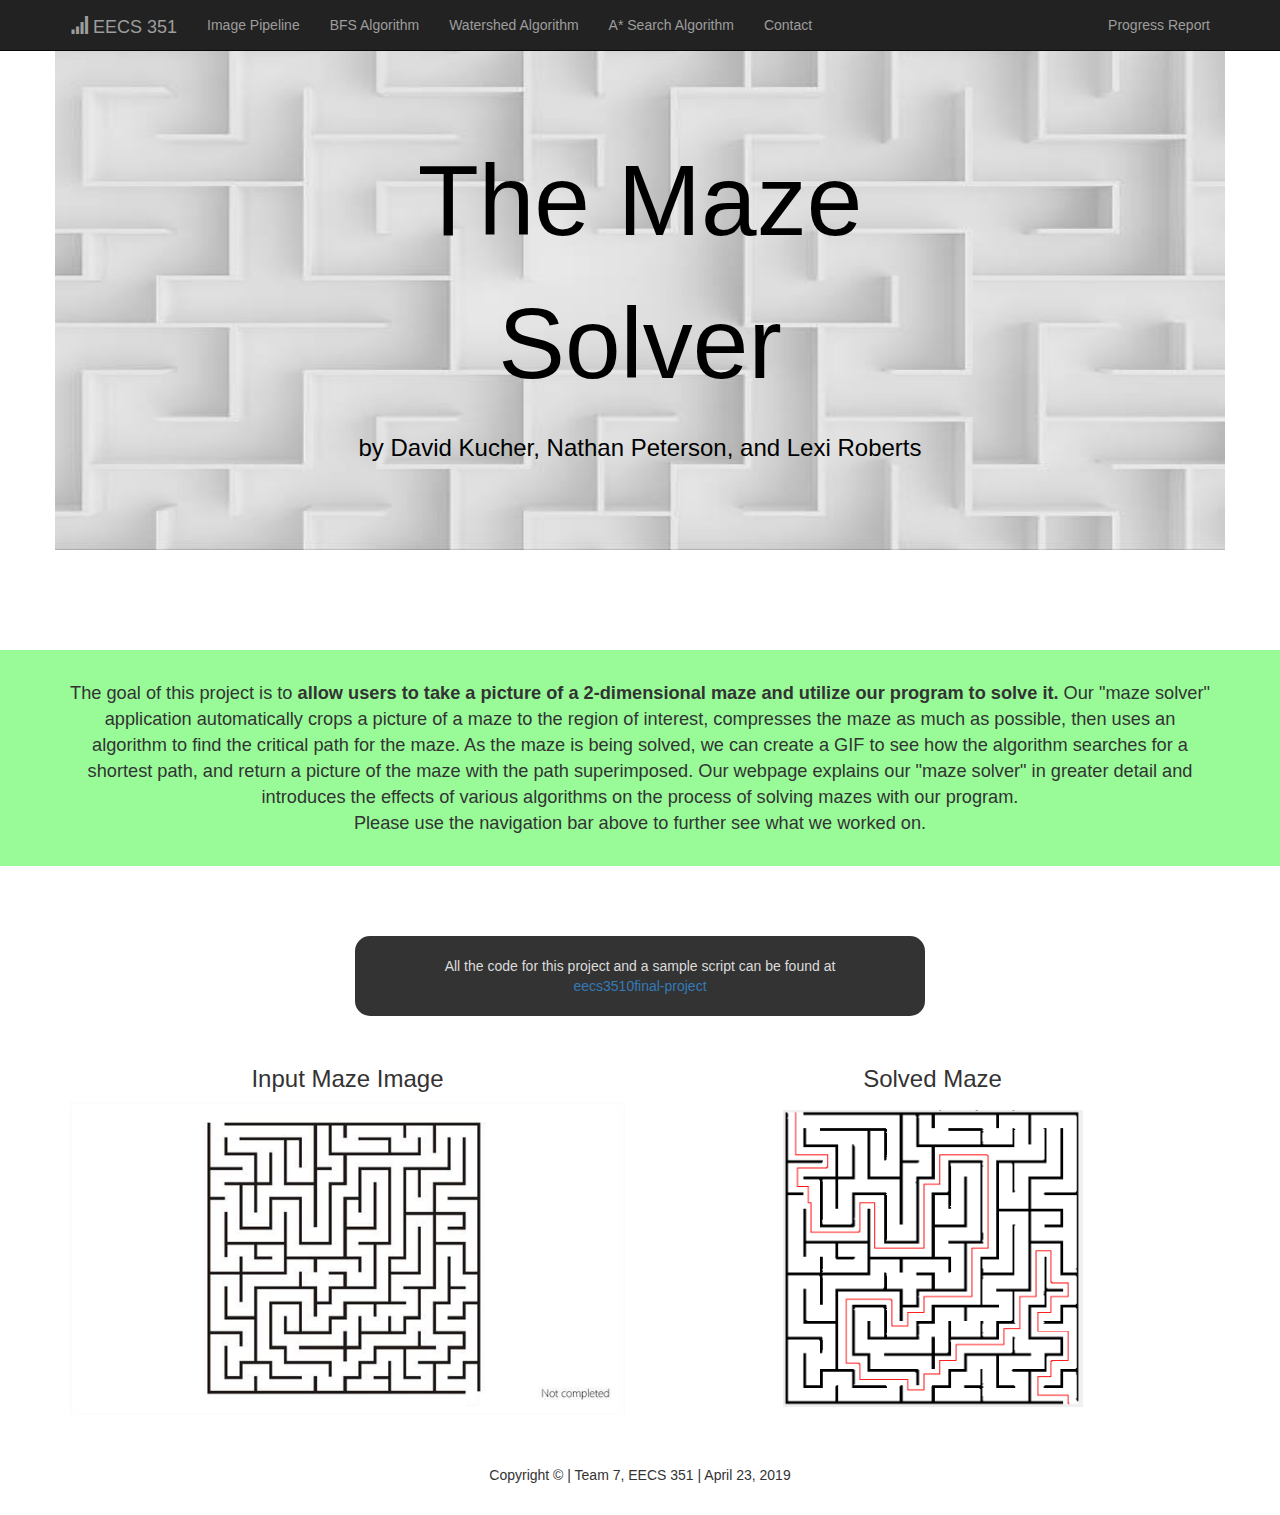
<file: index.html>
<!DOCTYPE html>
<!-- Template by Quackit.com -->
<html lang="en">
<head>
    <meta charset="utf-8">
    <meta http-equiv="X-UA-Compatible" content="IE=edge">
    <meta name="viewport" content="width=device-width, initial-scale=1">
    <!-- The above 3 meta tags *must* come first in the head; any other head content must come *after* these tags -->

    <title>EECS 351 Project</title>

    <!-- Bootstrap Core CSS -->
    <link href="css/bootstrap.min.css" rel="stylesheet">

    <!-- Custom CSS: You can use this stylesheet to override any Bootstrap styles and/or apply your own styles -->
    <link href="css/custom.css" rel="stylesheet">

    <!-- HTML5 Shim and Respond.js IE8 support of HTML5 elements and media queries -->
    <!-- WARNING: Respond.js doesn't work if you view the page via file:// -->
    <!--[if lt IE 9]>
        <script src="https://oss.maxcdn.com/libs/html5shiv/3.7.0/html5shiv.js"></script>
        <script src="https://oss.maxcdn.com/libs/respond.js/1.4.2/respond.min.js"></script>
    <![endif]-->

</head>

<body>

    <!--------------------------------------------------------------- Navigation Bar ---------------------------------------------------------------->
    <nav class="navbar navbar-inverse navbar-fixed-top" role="navigation">
        <div class="container">
            <!-- Logo and responsive toggle -->
            <div class="navbar-header">
                <button type="button" class="navbar-toggle" data-toggle="collapse" data-target="#bs-example-navbar-collapse-1">
                    <span class="sr-only">Toggle navigation</span>
                    <span class="icon-bar"></span>
                    <span class="icon-bar"></span>
                    <span class="icon-bar"></span>
                </button>
            </div>
            <!-- Navbar links -->
            <div class="collapse navbar-collapse" id="bs-example-navbar-collapse-1">
                <ul class="nav navbar-nav">
                    <li class>
                        <a class="navbar-brand" href="index.html">
                            <span class="glyphicon glyphicon-signal"></span> 
                        EECS 351
                        </a>
                    </li>
                    <li class>
                        <a href="image_pipeline.html">Image Pipeline</a>
                    </li>
                    <li class="">
                        <a href="bfs_algorithm.html">BFS Algorithm</a>
                    </li>
                    <li class>
                        <a href="watershed.html">Watershed Algorithm</a>
                    </li>
                    <li class>
                        <a href="a_star.html">A* Search Algorithm</a>
                    </li>
                    <li class>
                        <a href="contact.html">Contact</a>
                    </li>
                </ul>
                <ul class="nav navbar-nav navbar-right">
                    <li class>
                        <a href="progress_report.html">Progress Report</a>
                    </li>

                </ul>
            </div>
            <!-- /.navbar-collapse -->
        </div>
        <!-- /.container -->
    </nav>
    <!---------------------------------------------------------------------------------------------------------------------------------------------->

    
    
    <!--------------------------------------------------------------- Title Heading ---------------------------------------------------------------->
    <div class="container">
        <div class="row centered">
            <!--<div class = "col=lg-12">-->
                <img class="img-responsive title-image" src="pictures/maze_background.jpg" alt="">
                <div class="title-text" style="top:300px;">The Maze Solver
                    <br>
                    <h3>by David Kucher, Nathan Peterson, and Lexi Roberts</h3>
                </div>
            <!--</div>-->
        </div>
        <br>
    </div>
    <!---------------------------------------------------------------------------------------------------------------------------------------------->



    <!-------------------------------------------------------------- Intro Paragraph --------------------------------------------------------------->
    <br>
    <br>
    <br>
    <br>
    <div class="middle-blurb">
        <div class="container">
            <p style="font-size:130%;">The goal of this project is to <b>allow users to take a picture of a 2-dimensional maze and utilize our program to solve it.</b>  Our "maze solver" application automatically crops a picture of a maze to the region of interest, compresses the maze as much as possible, then uses an algorithm to find the critical path for the maze. As the maze is being solved, we can create a GIF to see how the algorithm searches for a shortest path, and return a picture of the maze with the path superimposed. Our webpage explains our "maze solver" in greater detail and introduces the effects of various algorithms on the process of solving mazes with our program. <br>Please use the navigation bar above to further see what we worked on.</p>
        </div>
    </div>
    <br>
    <br>
    
    <div class="container">
        <div class="black-box">
            <p> All the code for this project and a sample script can be found at <br><a href="https://gitlab.eecs.umich.edu/dkucher/eecs351-final-project"> eecs3510final-project </a> </p>
        </div>
    
        <div class="row centered">
            <div class="col-md-6" style="text-align:center">
                <h3> Input Maze Image </h3>
            </div>
            <div class ="col-md-6" style="text-align:center">
                <h3> Solved Maze </h3>
            </div>
        </div>
    
        <div class="row centered">
            <div class="col-md-6">
                <img class="img-responsive center-block" src="pictures/maze3.jpg" alt="Original Maze">
            </div>
            <div class ="col-md-6">
                <img class="img-responsive center-block" src="pictures/bfsLineExpansion.png" alt="" height="300" width="300">
            </div>
        </div>
    </div>
     <!---------------------------------------------------------------------------------------------------------------------------------------------->



    <!------------------------------------------------------------------ Page Footer ------------------------------------------------------------------->
    <footer>
        <div class="copyright">
            <div class="container">
                <br>
                <p>Copyright &copy;  |  Team 7, EECS 351  |  April 23, 2019</p>
            </div>
        </div>
    </footer>
    <!-------------------------------------------------------------------------------------------------------------------------------------------------->

    
    <!-- jQuery -->
    <script src="js/jquery-1.11.3.min.js"></script>

    <!-- Bootstrap Core JavaScript -->
    <script src="js/bootstrap.min.js"></script>

</body>

</html>





<!-- Pagination -->
        <!--<div class="row text-center">
            <div class="col-lg-12">
                <ul class="pagination">
                    <li>
                        <a href="#">&laquo;</a>
                    </li>
                    <li class="active">
                        <a href="#">1</a>
                    </li>
                    <li>
                        <a href="#">2</a>
                    </li>
                    <li>
                        <a href="#">3</a>
                    </li>
                    <li>
                        <a href="#">4</a>
                    </li>
                    <li>
                        <a href="#">5</a>
                    </li>
                    <li>
                        <a href="#">&raquo;</a>
                    </li>
                </ul>
            </div>
        </div>-->
        <!-- /.row -->
    <!-- /.container -->


    <!--<p><a class="btn btn-primary" href="#">More Stuff</a></p>-->

    <!--<img class="img-circle" src="http://lorempixel.com/100/100/people/2" alt="" width="100" height="100">-->

    <!--<p>So far, we have successfully been able to autocrop mazes via edge detection, investigated and started to implement the Breadth First Search (BFS) solving algorithm, and have also investigated and started to implement the Watershed solving algorithm.  Throughout this process so far, we have run into a couple of challenges.  The first challenge is figuring out how to tailor our implementation to work with irregular mazes, such as circular mazes or hand-drawn mazes.  Another challenge is figuring out how to represent mazes in matrix form.  Within the next few weeks, we plan on continuing our research and strengthening our algorithms in order to overcome these hurdles. </p>-->


    <!-- Pictures
        <img class="img-responsive" src="http://lorempixel.com/700/400/nature/2" alt="">
        <img class="img-responsive" src="http://lorempixel.com/700/400/nature/1" alt="">
        <img class="img-responsive" src="http://lorempixel.com/700/400/nature/3" alt="">
        <img class="img-responsive" src="http://lorempixel.com/700/400/nature/4" alt="">
        <img class="img-responsive" src="http://lorempixel.com/700/400/nature/5" alt="">
        <img class="img-responsive" src="http://lorempixel.com/700/400/nature/6" alt="">
    -->
</file>
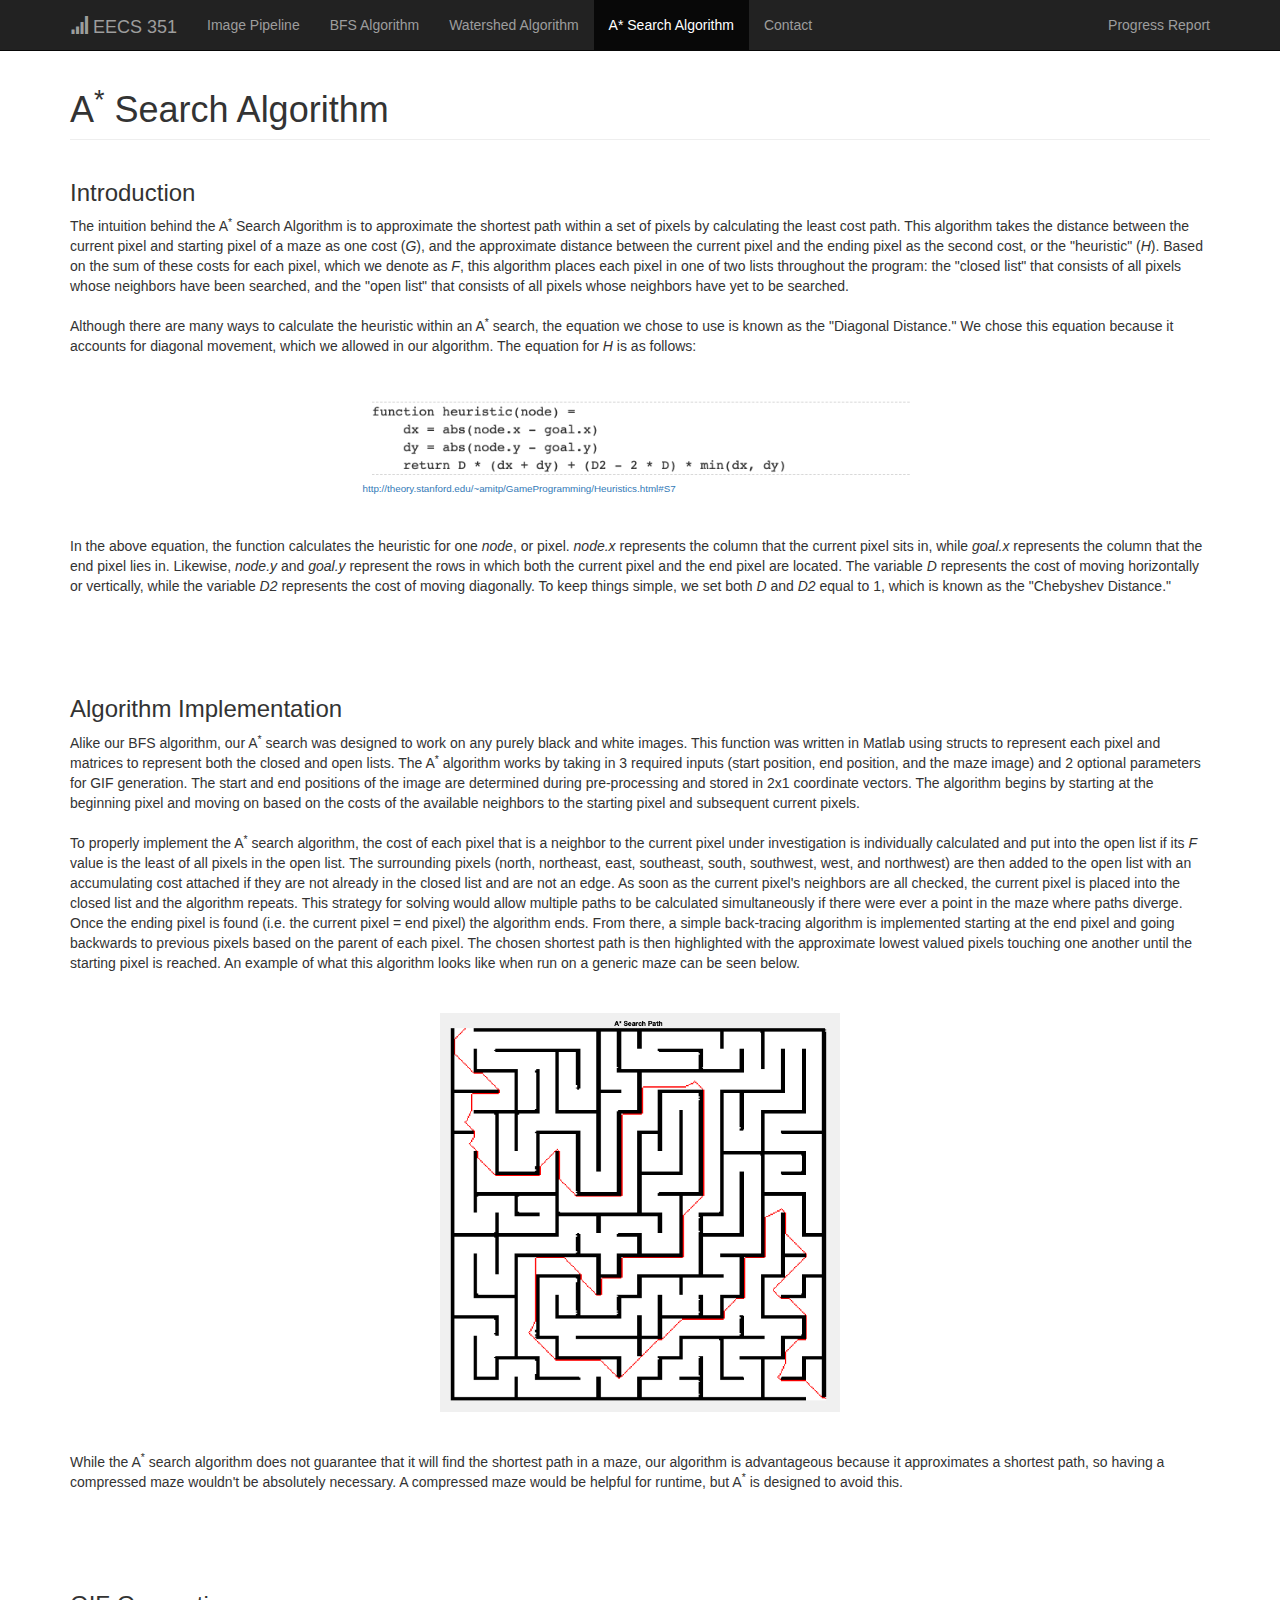
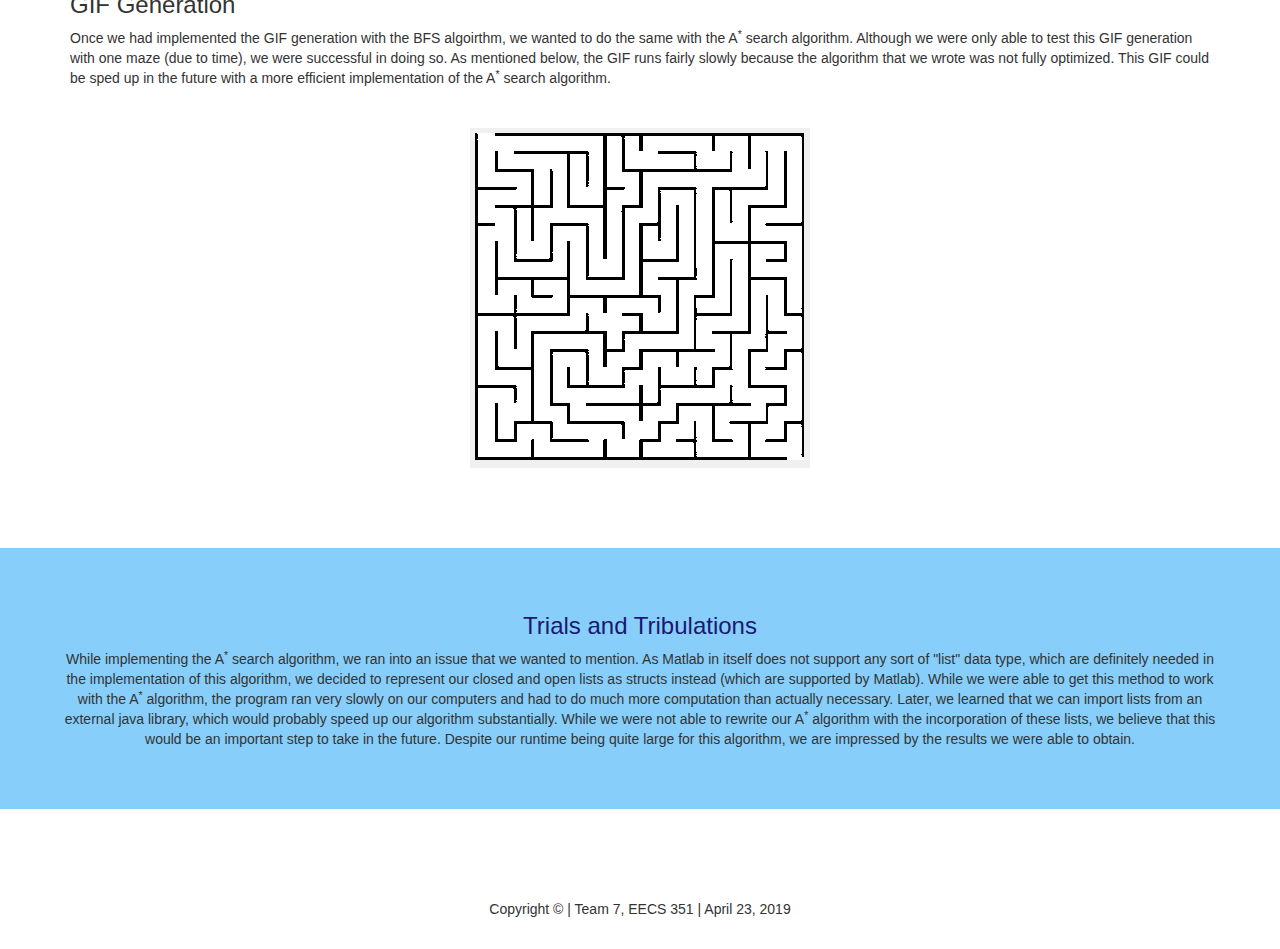
<file: a_star.html>
<!DOCTYPE html>
<!-- Template by Quackit.com -->
<html lang="en">
<head>
    <meta charset="utf-8">
    <meta http-equiv="X-UA-Compatible" content="IE=edge">
    <meta name="viewport" content="width=device-width, initial-scale=1">
    <!-- The above 3 meta tags *must* come first in the head; any other head content must come *after* these tags -->

    <title>EECS 351 Project - A*</title>

    <!-- Bootstrap Core CSS -->
    <link href="css/bootstrap.min.css" rel="stylesheet">

    <!-- Custom CSS: You can use this stylesheet to override any Bootstrap styles and/or apply your own styles -->
    <link href="css/custom.css" rel="stylesheet">

    <!-- HTML5 Shim and Respond.js IE8 support of HTML5 elements and media queries -->
    <!-- WARNING: Respond.js doesn't work if you view the page via file:// -->
    <!--[if lt IE 9]>
        <script src="https://oss.maxcdn.com/libs/html5shiv/3.7.0/html5shiv.js"></script>
        <script src="https://oss.maxcdn.com/libs/respond.js/1.4.2/respond.min.js"></script>
    <![endif]-->

</head>

<body>

    <!--------------------------------------------------------------- Navigation Bar ---------------------------------------------------------------->
    <nav class="navbar navbar-inverse navbar-fixed-top" role="navigation">
        <div class="container">
            <!-- Logo and responsive toggle -->
            <div class="navbar-header">
                <button type="button" class="navbar-toggle" data-toggle="collapse" data-target="#bs-example-navbar-collapse-1">
                    <span class="sr-only">Toggle navigation</span>
                    <span class="icon-bar"></span>
                    <span class="icon-bar"></span>
                    <span class="icon-bar"></span>
                </button>
            </div>
            <!-- Navbar links -->
            <div class="collapse navbar-collapse" id="bs-example-navbar-collapse-1">
                <ul class="nav navbar-nav">
                    <li class>
                        <a class="navbar-brand" href="index.html">
                            <span class="glyphicon glyphicon-signal"></span> 
                        EECS 351
                        </a>
                    </li>
                    <li class>
                        <a href="image_pipeline.html">Image Pipeline</a>
                    </li>
                    <li class>
                        <a href="bfs_algorithm.html">BFS Algorithm</a>
                    </li>
                    <li class>
                        <a href="watershed.html">Watershed Algorithm</a>
                    </li>
                    <li class="active">
                        <a href="a_star.html">A* Search Algorithm</a>
                    </li>
                    <li class>
                        <a href="contact.html">Contact</a>
                    </li>
                </ul>
                <ul class="nav navbar-nav navbar-right">
                    <li class>
                        <a href="progress_report.html">Progress Report</a>
                    </li>

                </ul>
            </div>
            <!-- /.navbar-collapse -->
        </div>
        <!-- /.container -->
    </nav>
    <!---------------------------------------------------------------------------------------------------------------------------------------------->


    <!--------------------------------------------------------------- Title Heading ---------------------------------------------------------------->
    <div class="container">
        <div class="row">
            <div class="col-lg-12">
                <h1 class="page-header">A<sup>*</sup> Search Algorithm</h1>
            </div>
        </div>
    </div>
    <!---------------------------------------------------------------------------------------------------------------------------------------------->


    <!------------------------------------------------------------------ Text Section ------------------------------------------------------------------->
    <div class="container">
        <div class="row">

            <div class ="col-md-6">
                <h3>Introduction</h3>
            </div>
            <div class="col-lg-12">
                <p>The intuition behind the A<sup>*</sup> Search Algorithm is to approximate the shortest path within a set of pixels by calculating the least cost path.  This algorithm takes the distance between the current pixel and starting pixel of a maze as one cost (<i>G</i>), and the approximate distance between the current pixel and the ending pixel as the second cost, or the "heuristic" (<i>H</i>).  Based on the sum of these costs for each pixel, which we denote as <i>F</i>, this algorithm places each pixel in one of two lists throughout the program: the "closed list" that consists of all pixels whose neighbors have been searched, and the "open list" that consists of all pixels whose neighbors have yet to be searched.  
                <br>
                <br>
                Although there are many ways to calculate the heuristic within an A<sup>*</sup> search, the equation we chose to use is known as the "Diagonal Distance." We chose this equation because it accounts for diagonal movement, which we allowed in our algorithm. The equation for <i>H</i> is as follows:
                <br>
                <br>
                <br>

                <div class="row centered">
                    <div class="col-md-3">
                    </div>
                    <div class="col-md-6">
                        <img class="img-responsive center-block" src="pictures/heuristic.png" alt="">
                        <p style="font-size:70%;"> <a href="http://theory.stanford.edu/~amitp/GameProgramming/Heuristics.html#S7">http://theory.stanford.edu/~amitp/GameProgramming/Heuristics.html#S7</a></p>
                    </div>
                    <div class="col-md-3">
                    </div>
                </div>
                <br>
                <br>
                In the above equation, the function calculates the heuristic for one <i>node</i>, or pixel. <i>node.x</i> represents the column that the current pixel sits in, while <i>goal.x</i> represents the column that the end pixel lies in. Likewise, <i>node.y</i> and <i>goal.y</i> represent the rows in which both the current pixel and the end pixel are located. The variable <i>D</i> represents the cost of moving horizontally or vertically, while the variable <i>D2</i> represents the cost of moving diagonally.  To keep things simple, we set both <i>D</i> and <i>D2</i> equal to 1, which is known as the "Chebyshev Distance."</p>
            </div>


            <div class ="col-md-6">
                <br>
                <br>
                <br>
                <br>
                <h3>Algorithm Implementation</h3>
            </div>
            <div class="col-lg-12">
                <p>Alike our BFS algorithm, our A<sup>*</sup> search was designed to work on any purely black and white images. This function was written in Matlab using structs to represent each pixel and matrices to represent both the closed and open lists. The A<sup>*</sup> algorithm works by taking in 3 required inputs (start position, end position, and the maze image) and 2 optional parameters for GIF generation. The start and end positions of the image are determined during pre-processing and stored in 2x1 coordinate vectors. The algorithm begins by starting at the beginning pixel and moving on based on the costs of the available neighbors to the starting pixel and subsequent current pixels.
                <br>
                <br>
                To properly implement the A<sup>*</sup> search algorithm, the cost of each pixel that is a neighbor to the current pixel under investigation is individually calculated and put into the open list if its <i>F</i> value is the least of all pixels in the open list.  The surrounding pixels (north, northeast, east, southeast, south, southwest, west, and northwest) are then added to the open list with an accumulating cost attached if they are not already in the closed list and are not an edge. As soon as the current pixel's neighbors are all checked, the current pixel is placed into the closed list and the algorithm repeats.  This strategy for solving would allow multiple paths to be calculated simultaneously if there were ever a point in the maze where paths diverge. Once the ending pixel is found (i.e. the current pixel = end pixel) the algorithm ends. From there, a simple back-tracing algorithm is implemented starting at the end pixel and going backwards to previous pixels based on the parent of each pixel. The chosen shortest path is then highlighted with the approximate lowest valued pixels touching one another until the starting pixel is reached. An example of what this algorithm looks like when run on a generic maze can be seen below. 
                <br>
                <br>
                <br>
                </p>

                <div class="row centered">
                    <div class="col-md-3">
                    </div>
                    <div class="col-md-6">
                        <img class="img-responsive center-block" src="pictures/aStarPath.png" alt="" height="400" width="400">
                            </div>
                    <div class="col-md-3">
                    </div>
                </div>

                <br>
                <br>
                <p>While the A<sup>*</sup> search algorithm does not guarantee that it will find the shortest path in a maze, our algorithm is advantageous because it approximates a shortest path, so having a compressed maze wouldn't be absolutely necessary. A compressed maze would be helpful for runtime, but A<sup>*</sup> is designed to avoid this.</p>
            </div>

            <div class ="col-md-6">
                <br>
                <br>
                <br>
                <br>
                <h3>GIF Generation</h3>
            </div>
            <div class="col-lg-12">
                <p> 
                Once we had implemented the GIF generation with the BFS algoirthm, we wanted to do the same with the A<sup>*</sup> search algorithm.  Although we were only able to test this GIF generation with one maze (due to time), we were successful in doing so. As mentioned below, the GIF runs fairly slowly because the algorithm that we wrote was not fully optimized.  This GIF could be sped up in the future with a more efficient implementation of the A<sup>*</sup> search algorithm.
                <br>
                <br>
                <br>
                </p>

                <div class="row centered">
                    <div class="col-md-3">
                    </div>
                    <div class="col-md-6">
                        <img class="img-responsive center-block" src="pictures/a_star.gif" alt="">
                            </div>
                    <div class="col-md-3">
                    </div>
                </div>
                <br>
                <br>
                <br>
                <br>
            </div>
        </div>
    </div>
    <!-------------------------------------------------------------------------------------------------------------------------------------------------->
    
    
    
    <!------------------------------------------------------------------ Page Footer ------------------------------------------------------------------->
    <footer>
        <div class="footer-blurb">
            <div class="container">
                <div class="row">
                    <div class="col-lg-12 footer-blurb-item">
                        <h3>Trials and Tribulations</h3>
                        <p>While implementing the A<sup>*</sup> search algorithm, we ran into an issue that we wanted to mention.  As Matlab in itself does not support any sort of "list" data type, which are definitely needed in the implementation of this algorithm, we decided to represent our closed and open lists as structs instead (which are supported by Matlab).  While we were able to get this method to work with the A<sup>*</sup> algorithm, the program ran very slowly on our computers and had to do much more computation than actually necessary. Later, we learned that we can import lists from an external java library, which would probably speed up our algorithm substantially. While we were not able to rewrite our A<sup>*</sup> algorithm with the incorporation of these lists, we believe that this would be an important step to take in the future. Despite our runtime being quite large for this algorithm, we are impressed by the results we were able to obtain.</p>
                    </div>
                </div>
            </div>
        </div>

        <div class="copyright">
            <div class="container">
                <br>
                <br>
                <br>
                <p>Copyright &copy;  |  Team 7, EECS 351  |  April 23, 2019</p>
            </div>
        </div>
    </footer>
    <!-------------------------------------------------------------------------------------------------------------------------------------------------->

    
    <!-- jQuery -->
    <script src="js/jquery-1.11.3.min.js"></script>

    <!-- Bootstrap Core JavaScript -->
    <script src="js/bootstrap.min.js"></script>

</body>

</html>
</file>
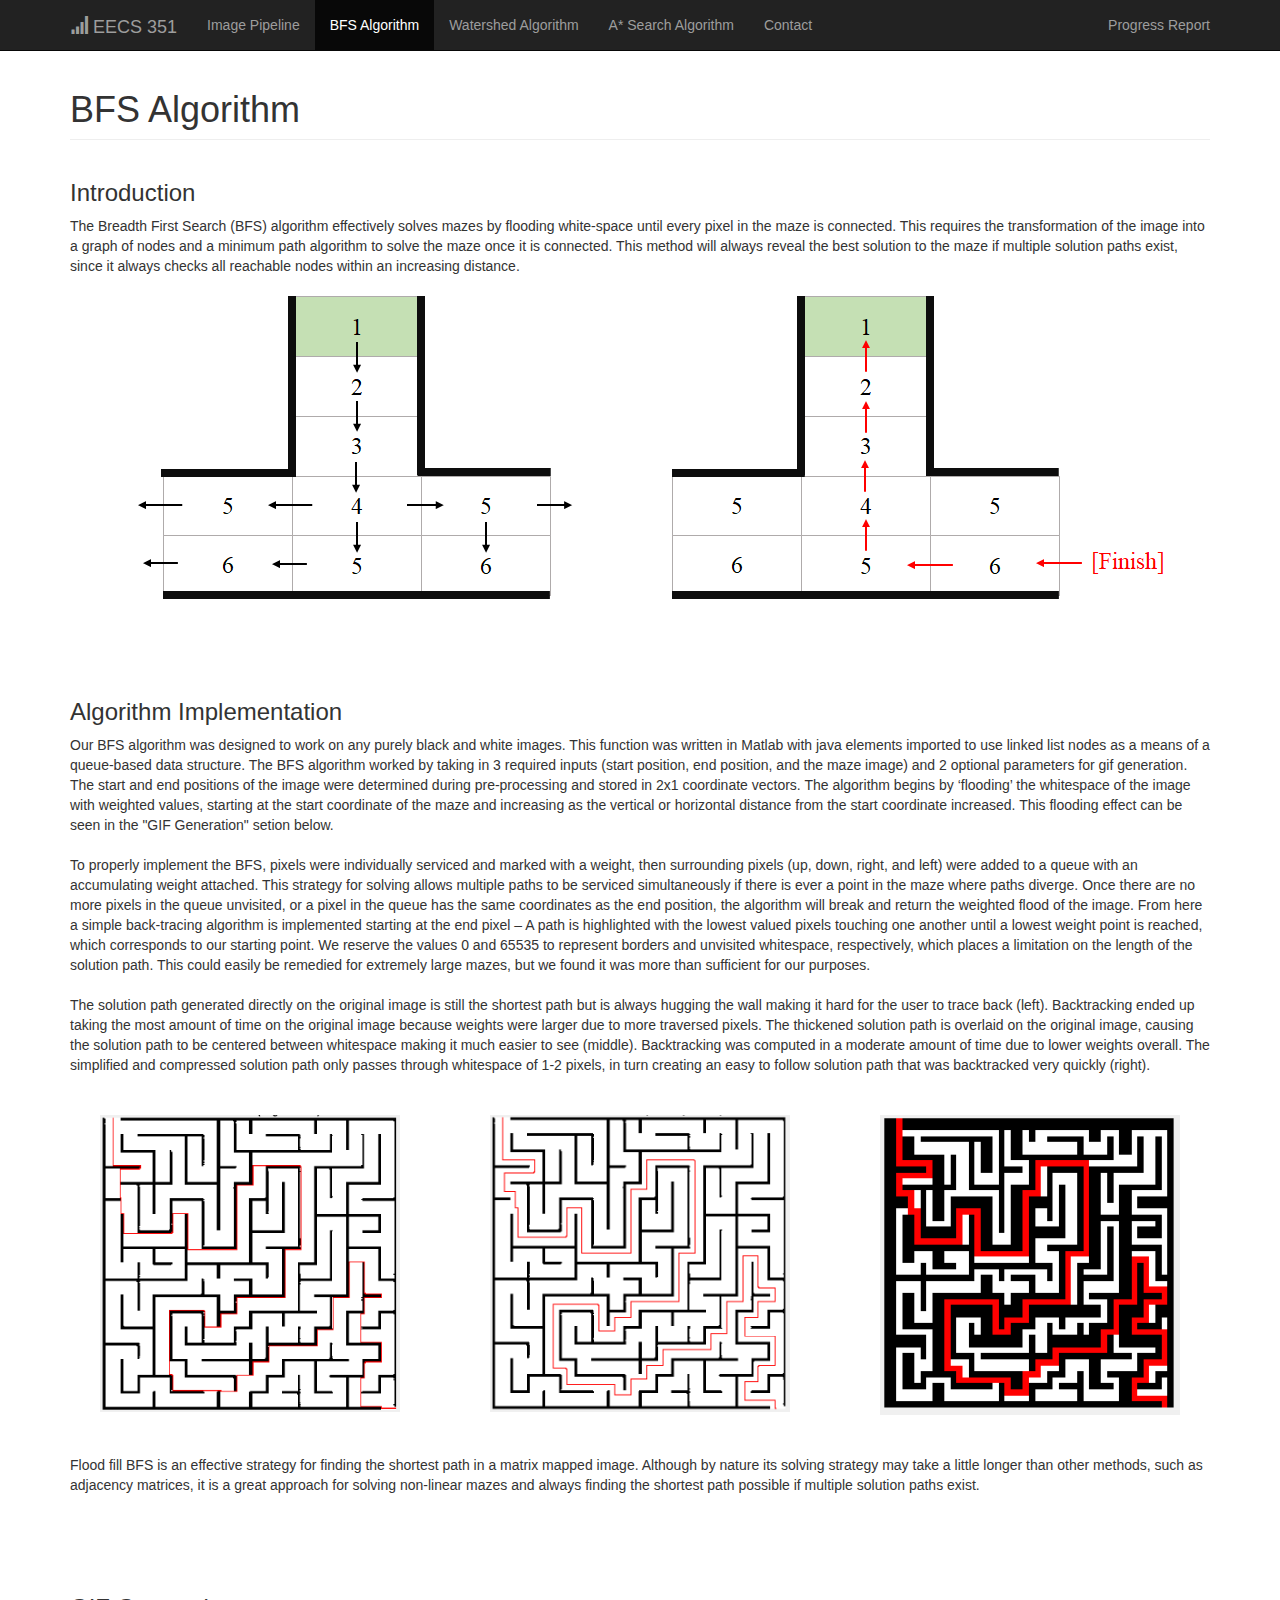
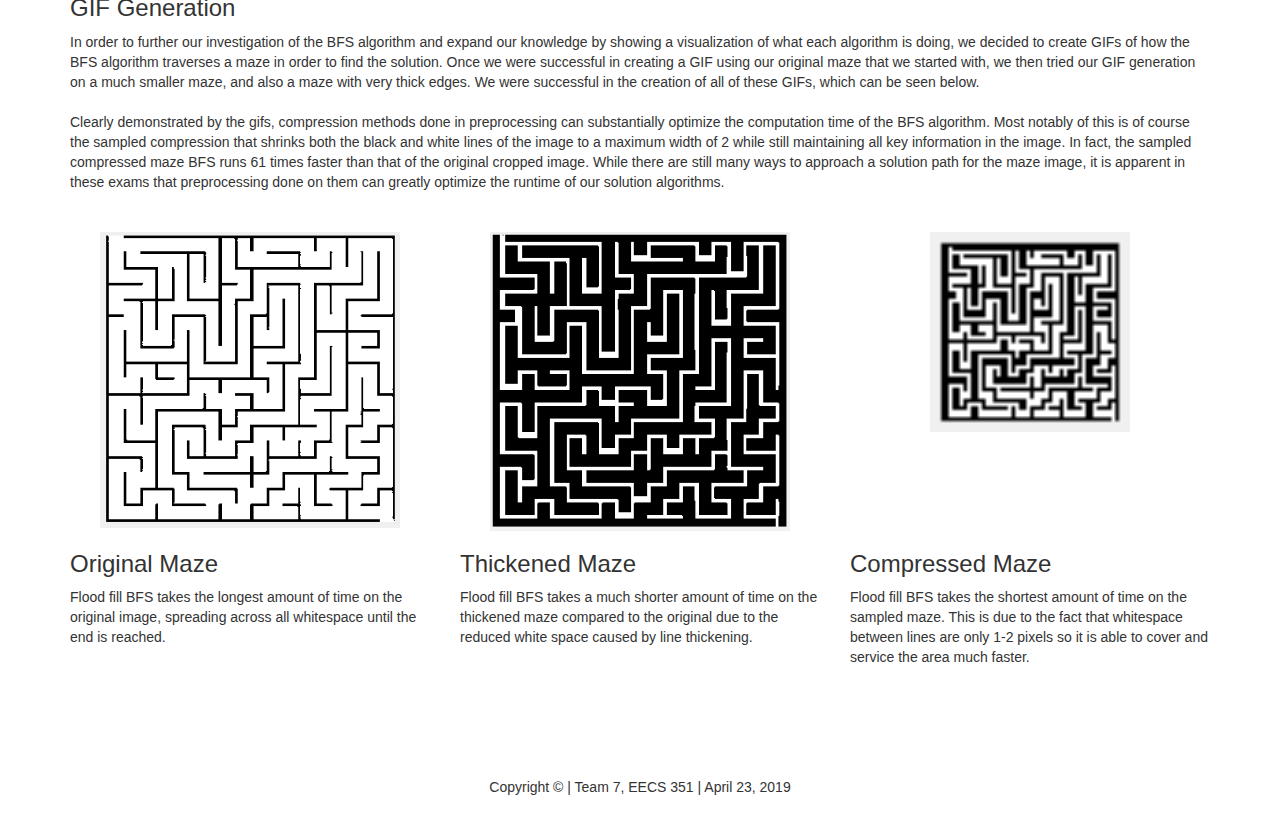
<file: bfs_algorithm.html>
<!DOCTYPE html>
<!-- Template by Quackit.com -->
<html lang="en">
<head>
    <meta charset="utf-8">
    <meta http-equiv="X-UA-Compatible" content="IE=edge">
    <meta name="viewport" content="width=device-width, initial-scale=1">
    <!-- The above 3 meta tags *must* come first in the head; any other head content must come *after* these tags -->

    <title>EECS 351 Project - BFS</title>

    <!-- Bootstrap Core CSS -->
    <link href="css/bootstrap.min.css" rel="stylesheet">

    <!-- Custom CSS: You can use this stylesheet to override any Bootstrap styles and/or apply your own styles -->
    <link href="css/custom.css" rel="stylesheet">

    <!-- HTML5 Shim and Respond.js IE8 support of HTML5 elements and media queries -->
    <!-- WARNING: Respond.js doesn't work if you view the page via file:// -->
    <!--[if lt IE 9]>
        <script src="https://oss.maxcdn.com/libs/html5shiv/3.7.0/html5shiv.js"></script>
        <script src="https://oss.maxcdn.com/libs/respond.js/1.4.2/respond.min.js"></script>
    <![endif]-->

</head>

<body>

    <!--------------------------------------------------------------- Navigation Bar ---------------------------------------------------------------->
    <nav class="navbar navbar-inverse navbar-fixed-top" role="navigation">
        <div class="container">
            <!-- Logo and responsive toggle -->
            <div class="navbar-header">
                <button type="button" class="navbar-toggle" data-toggle="collapse" data-target="#bs-example-navbar-collapse-1">
                    <span class="sr-only">Toggle navigation</span>
                    <span class="icon-bar"></span>
                    <span class="icon-bar"></span>
                    <span class="icon-bar"></span>
                </button>
            </div>
            <!-- Navbar links -->
            <div class="collapse navbar-collapse" id="bs-example-navbar-collapse-1">
                <ul class="nav navbar-nav">
                    <li class>
                        <a class="navbar-brand" href="index.html">
                            <span class="glyphicon glyphicon-signal"></span> 
                        EECS 351
                        </a>
                    </li>
                    <li class>
                        <a href="image_pipeline.html">Image Pipeline</a>
                    </li>
                    <li class="active">
                        <a href="bfs_algorithm.html">BFS Algorithm</a>
                    </li>
                    <li class>
                        <a href="watershed.html">Watershed Algorithm</a>
                    </li>
                    <li class>
                        <a href="a_star.html">A* Search Algorithm</a>
                    </li>
                    <li class>
                        <a href="contact.html">Contact</a>
                    </li>
                </ul>
                <ul class="nav navbar-nav navbar-right">
                    <li class>
                        <a href="progress_report.html">Progress Report</a>
                    </li>

                </ul>
            </div>
            <!-- /.navbar-collapse -->
        </div>
        <!-- /.container -->
    </nav>
    <!---------------------------------------------------------------------------------------------------------------------------------------------->



    
    <!--------------------------------------------------------------- Title Heading ---------------------------------------------------------------->
    <div class="container">
        <div class="row">
            <div class="col-lg-12">
                <h1 class="page-header">BFS Algorithm</h1>
            </div>
        </div>
    </div>
    <!---------------------------------------------------------------------------------------------------------------------------------------------->



    <!------------------------------------------------------------------ Text Section ------------------------------------------------------------------->
    <div class="container">
        <div class="row">

            <div class ="col-md-6">
                <h3>Introduction</h3>
            </div>
            <div class="col-lg-12">
                <p>The Breadth First Search (BFS) algorithm effectively solves mazes by flooding white-space until every pixel in the maze is connected. This requires the transformation of the image into a graph of nodes and a minimum path algorithm to solve the maze once it is connected. This method will always reveal the best solution to the maze if multiple solution paths exist, since it always checks all reachable nodes within an increasing distance.
                </p>
                <br>
                <div class="col-md-6">
                    <img class="img-responsive center-block" src="pictures/bfs1.png" alt="BFS 1">
                </div>
                <div class="col-md-6">
                    <img class="img-responsive center-block" src="pictures/bfs2.png" alt="BFS 2">
                </div>  
            </div>


            <div class ="col-md-6">
                <br>
                <br>
                <br>
                <br>
                <h3>Algorithm Implementation</h3>
            </div>
            <div class="col-lg-12">
                <p>Our BFS algorithm was designed to work on any purely black and white images. This function was written in Matlab with java elements imported to use linked list nodes as a means of a queue-based data structure. The BFS algorithm worked by taking in 3 required inputs (start position, end position, and the maze image) and 2 optional parameters for gif generation. The start and end positions of the image were determined during pre-processing and stored in 2x1 coordinate vectors. The algorithm begins by ‘flooding’ the whitespace of the image with weighted values, starting at the start coordinate of the maze and increasing as the vertical or horizontal distance from the start coordinate increased. This flooding effect can be seen in the "GIF Generation" setion below.
                <br>
                <br>
                To properly implement the BFS, pixels were individually serviced and marked with a weight, then surrounding pixels (up, down, right, and left) were added to a queue with an accumulating weight attached. This strategy for solving allows multiple paths to be serviced simultaneously if there is ever a point in the maze where paths diverge. Once there are no more pixels in the queue unvisited, or a pixel in the queue has the same coordinates as the end position, the algorithm will break and return the weighted flood of the image. From here a simple back-tracing algorithm is implemented starting at the end pixel – A path is highlighted with the lowest valued pixels touching one another until a lowest weight point is reached, which corresponds to our starting point. We reserve the values 0 and 65535 to represent borders and unvisited whitespace, respectively, which places a limitation on the length of the solution path. This could easily be remedied for extremely large mazes, but we found it was more than sufficient for our purposes.
                <br>
                <br>
                The solution path generated directly on the original image is still the shortest path but is always hugging the wall making it hard for the user to trace back (left). Backtracking ended up taking the most amount of time on the original image because weights were larger due to more traversed pixels. The thickened solution path is overlaid on the original image, causing the solution path to be centered between whitespace making it much easier to see (middle). Backtracking was computed in a moderate amount of time due to lower weights overall. The simplified and compressed solution path only passes through whitespace of 1-2 pixels, in turn creating an easy to follow solution path that was backtracked very quickly (right).
                <br>
                <br>
                <br>
                </p>

                <div class="row">
                    <div class ="col-md-4">
                        <img class="img-responsive center-block" src="pictures/bfsPath1.png" alt="" height="300" width="300">
                    </div>
                    <div class ="col-md-4">
                        <img class="img-responsive center-block" src="pictures/bfsLineExpansion.png" alt="" height="300" width="300">
                    </div>
                    <div class ="col-md-4">
                        <img class="img-responsive center-block" src="pictures/bfsShortestPath.png" alt="" height="300" width="300">
                    </div>
                </div>

                <br>
                <br>
                <p>Flood fill BFS is an effective strategy for finding the shortest path in a matrix mapped image. Although by nature its solving strategy may take a little longer than other methods, such as adjacency matrices, it is a great approach for solving non-linear mazes and always finding the shortest path possible if multiple solution paths exist.</p>
            </div>


            <div class ="col-md-6">
                <br>
                <br>
                <br>
                <br>
                <h3>GIF Generation</h3>
            </div>
            <div class="col-lg-12">
                <p> 
                In order to further our investigation of the BFS algorithm and expand our knowledge by showing a visualization of what each algorithm is doing, we decided to create GIFs of how the BFS algorithm traverses a maze in order to find the solution. Once we were successful in creating a GIF using our original maze that we started with, we then tried our GIF generation on a much smaller maze, and also a maze with very thick edges.  We were successful in the creation of all of these GIFs, which can be seen below.
                <br>
                <br>
                Clearly demonstrated by the gifs, compression methods done in preprocessing can substantially optimize the computation time of the BFS algorithm. Most notably of this is of course the sampled compression that shrinks both the black and white lines of the image to a maximum width of 2 while still maintaining all key information in the image. In fact, the sampled compressed maze BFS runs 61 times faster than that of the original cropped image. While there are still many ways to approach a solution path for the maze image, it is apparent in these exams that preprocessing done on them can greatly optimize the runtime of our solution algorithms.
                <br>
                <br>
                <br>
                </p>

                <div class="row">
                    <div class ="col-md-4">
                        <img class="img-responsive center-block" src="pictures/original.gif" alt="" height="300" width="300">
                    </div>
                    <div class ="col-md-4">
                        <img class="img-responsive center-block" src="pictures/thick.gif" alt="" height="300" width="300">
                    </div>
                    <div class ="col-md-4">
                            <img class="img-responsive center-block" src="pictures/smallMaze.gif" alt="" height="200" width="200">
                    </div>
                </div>

                <div class="row">
                    <div class ="col-md-4">
                        <h3>Original Maze</h3>
                        <p>Flood fill BFS takes the longest amount of time on the original image, spreading across all whitespace until the end is reached.</p>
                    </div>
                    <div class ="col-md-4">
                        <h3>Thickened Maze</h3>
                        <p>Flood fill BFS takes a much shorter amount of time on the thickened maze compared to the original due to the reduced white space caused by line thickening.</p>
                    </div>
                    <div class ="col-md-4">
                        <h3>Compressed Maze</h3>
                        <p>Flood fill BFS takes the shortest amount of time on the sampled maze. This is due to the fact that whitespace between lines are only 1-2 pixels so it is able to cover and service the area much faster.</p>
                    </div>
                </div>
            </div>
        </div>
    </div>
    <!-------------------------------------------------------------------------------------------------------------------------------------------------->
    
    
    
    <!------------------------------------------------------------------ Page Footer ------------------------------------------------------------------->
    
    <footer>
        <div class="copyright">
            <div class="container">
                <br>
                <br>
                <br>
                <br>
                <p>Copyright &copy;  |  Team 7, EECS 351  |  April 23, 2019</p>
            </div>
        </div>
    </footer>
    <!-------------------------------------------------------------------------------------------------------------------------------------------------->

    
    <!-- jQuery -->
    <script src="js/jquery-1.11.3.min.js"></script>

    <!-- Bootstrap Core JavaScript -->
    <script src="js/bootstrap.min.js"></script>

</body>

</html>
</file>
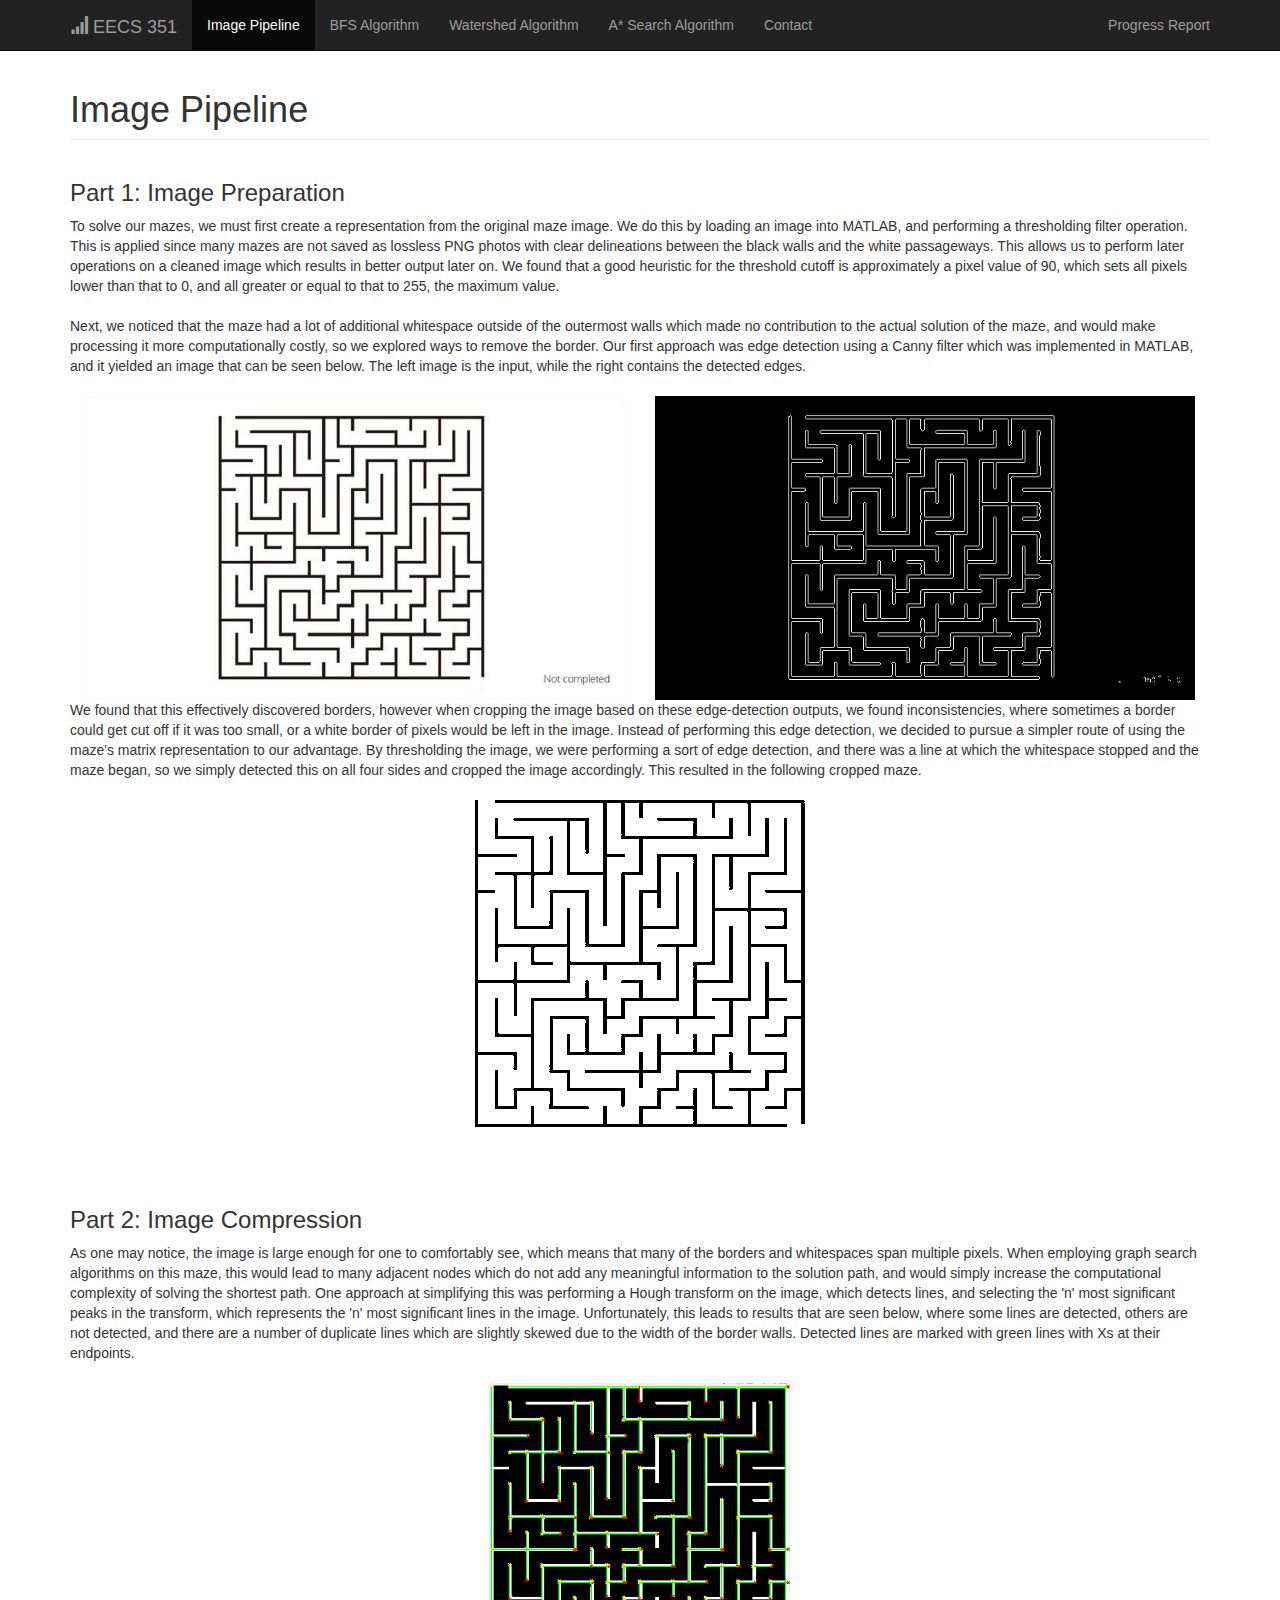
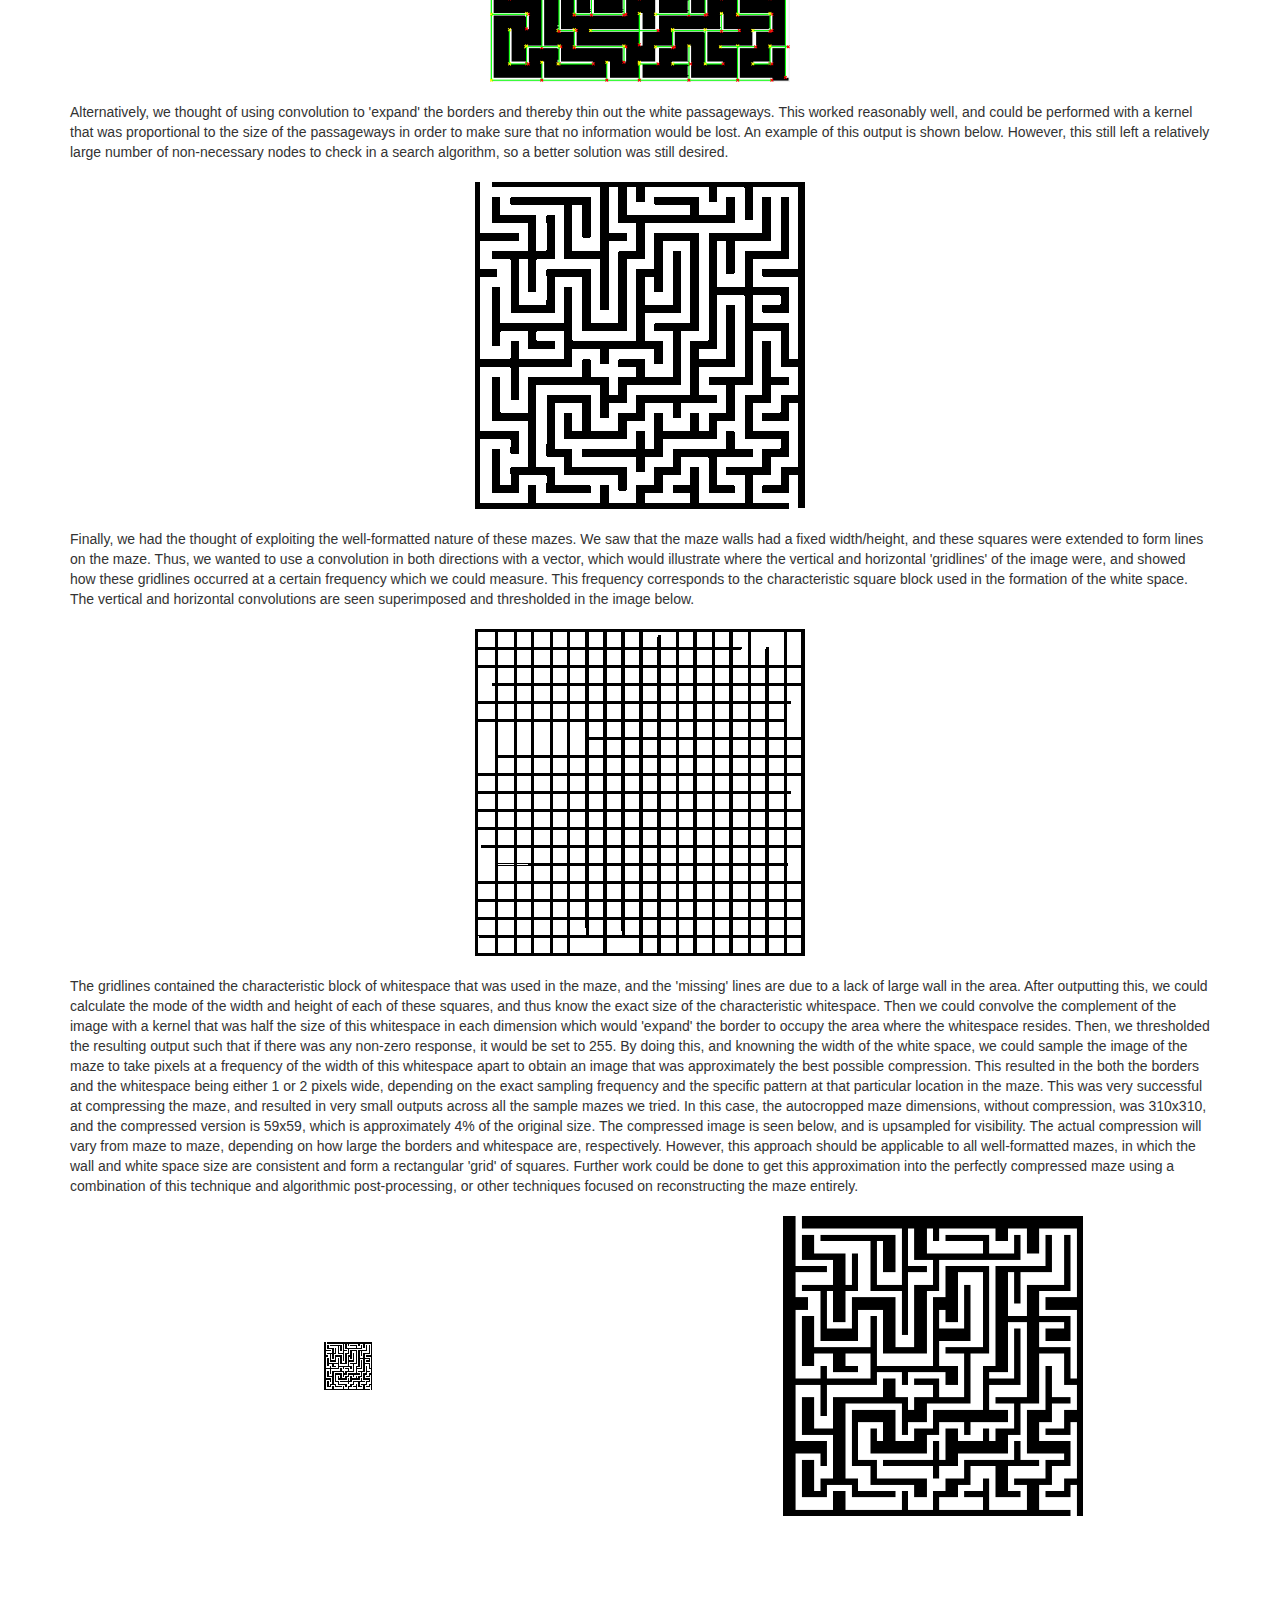
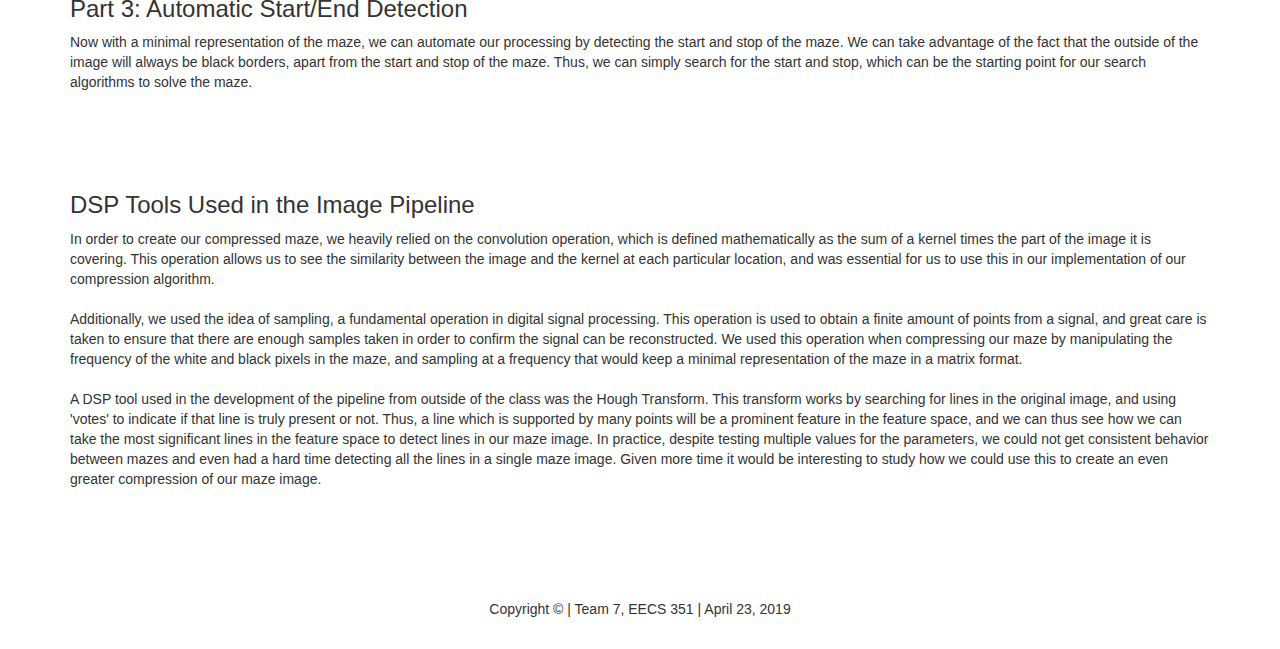
<file: image_pipeline.html>
<!DOCTYPE html>
<!-- Template by Quackit.com -->
<html lang="en">
<head>
    <meta charset="utf-8">
    <meta http-equiv="X-UA-Compatible" content="IE=edge">
    <meta name="viewport" content="width=device-width, initial-scale=1">
    <!-- The above 3 meta tags *must* come first in the head; any other head content must come *after* these tags -->

    <title>EECS 351 Project - Image Pipeline</title>

    <!-- Bootstrap Core CSS -->
    <link href="css/bootstrap.min.css" rel="stylesheet">

    <!-- Custom CSS: You can use this stylesheet to override any Bootstrap styles and/or apply your own styles -->
    <link href="css/custom.css" rel="stylesheet">

    <!-- HTML5 Shim and Respond.js IE8 support of HTML5 elements and media queries -->
    <!-- WARNING: Respond.js doesn't work if you view the page via file:// -->
    <!--[if lt IE 9]>
        <script src="https://oss.maxcdn.com/libs/html5shiv/3.7.0/html5shiv.js"></script>
        <script src="https://oss.maxcdn.com/libs/respond.js/1.4.2/respond.min.js"></script>
    <![endif]-->

</head>

<body>

    <!--------------------------------------------------------------- Navigation Bar ---------------------------------------------------------------->
    <nav class="navbar navbar-inverse navbar-fixed-top" role="navigation">
        <div class="container">
            <!-- Logo and responsive toggle -->
            <div class="navbar-header">
                <button type="button" class="navbar-toggle" data-toggle="collapse" data-target="#bs-example-navbar-collapse-1">
                    <span class="sr-only">Toggle navigation</span>
                    <span class="icon-bar"></span>
                    <span class="icon-bar"></span>
                    <span class="icon-bar"></span>
                </button>
            </div>
            <!-- Navbar links -->
            <div class="collapse navbar-collapse" id="bs-example-navbar-collapse-1">
                <ul class="nav navbar-nav">
                    <li class>
                        <a class="navbar-brand" href="index.html">
                            <span class="glyphicon glyphicon-signal"></span> 
                        EECS 351
                        </a>
                    </li>
                    <li class="active">
                        <a href="image_pipeline.html">Image Pipeline</a>
                    </li>
                    <li class>
                        <a href="bfs_algorithm.html">BFS Algorithm</a>
                    </li>
                    <li class>
                        <a href="watershed.html">Watershed Algorithm</a>
                    </li>
                    <li class>
                        <a href="a_star.html">A* Search Algorithm</a>
                    </li>
                    <li class>
                        <a href="contact.html">Contact</a>
                    </li>
                </ul>
                <ul class="nav navbar-nav navbar-right">
                    <li class>
                        <a href="progress_report.html">Progress Report</a>
                    </li>

                </ul>
            </div>
            <!-- /.navbar-collapse -->
        </div>
        <!-- /.container -->
    </nav>
    <!---------------------------------------------------------------------------------------------------------------------------------------------->
    
    <!--------------------------------------------------------------- Title Heading ---------------------------------------------------------------->
    <div class="container">
        <div class="row">
            <div class="col-lg-12">
                <h1 class="page-header">Image Pipeline</h1>
            </div>
        </div>
    </div>
    <!---------------------------------------------------------------------------------------------------------------------------------------------->
    
    <!------------------------------------------------------------------ Text Section ------------------------------------------------------------------->
    <div class="container">
        <div class="row">
            <div class ="col-md-6">
                <h3>Part 1: Image Preparation</h3>
            </div>
            <div class="col-lg-12">
                <p> To solve our mazes, we must first create a representation from the original maze image. We do this by loading an image into MATLAB, and performing a thresholding filter operation. This is applied since many mazes are not saved as lossless PNG photos with clear delineations between the black walls and the white passageways. This allows us to perform later operations on a cleaned image which results in better output later on. We found that a good heuristic for the threshold cutoff is approximately a pixel value of 90, which sets all pixels lower than that to 0, and all greater or equal to that to 255, the maximum value.
                <br><br>
                Next, we noticed that the maze had a lot of additional whitespace outside of the outermost walls which made no contribution to the actual solution of the maze, and would make processing it more computationally costly, so we explored ways to remove the border. Our first approach was edge detection using a Canny filter which was implemented in MATLAB, and it yielded an image that can be seen below. The left image is the input, while the right contains the detected edges.
                <br>
                <br>
                
                <div class="col-md-6">
                    <img class="img-responsive center-block" src="pictures/maze3.jpg" alt="Original Maze">
                </div>
                <div class="col-md-6">
                    <img class="img-responsive center-block" src="pictures/Edges3.png" alt="Compressed Maze">
                </div>
                
                <br>
                <br>
                We found that this effectively discovered borders, however when cropping the image based on these edge-detection outputs, we found inconsistencies, where sometimes a border could get cut off if it was too small, or a white border of pixels would be left in the image. Instead of performing this edge detection, we decided to pursue a simpler route of using the maze's matrix representation to our advantage. By thresholding the image, we were performing a sort of edge detection, and there was a line at which the whitespace stopped and the maze began, so we simply detected this on all four sides and cropped the image accordingly. This resulted in the following cropped maze.
                <br>
                <br>
                
                <div class="row centered">
                    <div class="col-md-3">
                    </div>
                    <div class="col-md-6">
                        <img class="img-responsive center-block" src="pictures/autoCropped_maze3.png" alt="">
                    </div>
                    <div class="col-md-3">
                    </div>
                </div>
                </p>
            </div>
            <div class ="col-md-6">
                <br>
                <br>
                <br>
                <h3>Part 2: Image Compression</h3>
            </div>
            <div class="col-lg-12">
                <p> As one may notice, the image is large enough for one to comfortably see, which means that many of the borders and whitespaces span multiple pixels. When employing graph search algorithms on this maze, this would lead to many adjacent nodes which do not add any meaningful information to the solution path, and would simply increase the computational complexity of solving the shortest path. One approach at simplifying this was performing a Hough transform on the image, which detects lines, and selecting the 'n' most significant peaks in the transform, which represents the 'n' most significant lines in the image. Unfortunately, this leads to results that are seen below, where some lines are detected, others are not detected, and there are a number of duplicate lines which are slightly skewed due to the width of the border walls. Detected lines are marked with green lines with Xs at their endpoints.
                </p>
                <br>

                <div class="row centered">
                    <div class="col-md-3">
                    </div>
                    <div class="col-md-6">
                        <img class="img-responsive center-block" src="pictures/HoughTransform.png" alt="" height="300" width="300">
                            </div>
                    <div class="col-md-3">
                    </div>
                </div>
                
                <br>
                <p>
                Alternatively, we thought of using convolution to 'expand' the borders and thereby thin out the white passageways. This worked reasonably well, and could be performed with a kernel that was proportional to the size of the passageways in order to make sure that no information would be lost. An example of this output is shown below. However, this still left a relatively large number of non-necessary nodes to check in a search algorithm, so a better solution was still desired.
                </p>
                <br>
                
                <div class="row centered">
                    <div class="col-md-3">
                    </div>
                    <div class="col-md-6">
                        <img class="img-responsive center-block" src="pictures/thickMaze.png" alt="">
                            </div>
                    <div class="col-md-3">
                    </div>
                </div>
                
                <p>
                <br>
                Finally, we had the thought of exploiting the well-formatted nature of these mazes. We saw that the maze walls had a fixed width/height, and these squares were extended to form lines on the maze. Thus, we wanted to use a convolution in both directions with a vector, which would illustrate where the vertical and horizontal 'gridlines' of the image were, and showed how these gridlines occurred at a certain frequency which we could measure. This frequency corresponds to the characteristic square block used in the formation of the white space. The vertical and horizontal convolutions are seen superimposed and thresholded in the image below.
                </p>
                <br>

                <div class="row centered">
                    <div class="col-md-3">
                    </div>
                    <div class="col-md-6">
                        <img class="img-responsive center-block" src="pictures/gridlines.png" alt="">
                            </div>
                    <div class="col-md-3">
                    </div>
                </div>
                
                <br>
                <p>
                The gridlines contained the characteristic block of whitespace that was used in the maze, and the 'missing' lines are due to a lack of large wall in the area. After outputting this, we could calculate the mode of the width and height of each of these squares, and thus know the exact size of the characteristic whitespace. Then we could convolve the complement of the image with a kernel that was half the size of this whitespace in each dimension which would 'expand' the border to occupy the area where the whitespace resides. Then, we thresholded the resulting output such that if there was any non-zero response, it would be set to 255. By doing this, and knowning the width of the white space, we could sample the image of the maze to take pixels at a frequency of the width of this whitespace apart to obtain an image that was approximately the best possible compression. This resulted in the both the borders and the whitespace being either 1 or 2 pixels wide, depending on the exact sampling frequency and the specific pattern at that particular location in the maze. This was very successful at compressing the maze, and resulted in very small outputs across all the sample mazes we tried. In this case, the autocropped maze dimensions, without compression, was 310x310, and the compressed version is 59x59, which is approximately 4% of the original size. The compressed image is seen below, and is upsampled for visibility. The actual compression will vary from maze to maze, depending on how large the borders and whitespace are, respectively. However, this approach should be applicable to all well-formatted mazes, in which the wall and white space size are consistent and form a rectangular 'grid' of squares. Further work could be done to get this approximation into the perfectly compressed maze using a combination of this technique and algorithmic post-processing, or other techniques focused on reconstructing the maze entirely.
                </p>
                <br>
                
                <div class="row centered">
                    <div class="col-md-6">
                        <img class="img-responsive center-block" src="pictures/maxCompression.png" alt="">
                    </div>
                    <div class="col-md-6">
                        <img class="img-responsive center-block" src="pictures/maxCompression_upsampled.png" alt="" width="300">
                    </div>
                </div>
                
            </div>
            <div class ="col-md-6">
                <br>
                <br>
                <br>
                <h3>Part 3: Automatic Start/End Detection</h3>
            </div>
            <div class="col-lg-12">
                <p> Now with a minimal representation of the maze, we can automate our processing by detecting the start and stop of the maze. We can take advantage of the fact that the outside of the image will always be black borders, apart from the start and stop of the maze. Thus, we can simply search for the start and stop, which can be the starting point for our search algorithms to solve the maze.
                <br><br>
                </p>
            </div>
            <div class ="col-md-6">
             <br>
             <br>
             <br>
             <h3>DSP Tools Used in the Image Pipeline</h3>
             </div>
             
             <div class="col-lg-12">
             <p>
                In order to create our compressed maze, we heavily relied on the convolution operation, which is defined mathematically as the sum of a kernel times the part of the image it is covering. This operation allows us to see the similarity between the image and the kernel at each particular location, and was essential for us to use this in our implementation of our compression algorithm.
             <br>
             <br>
                Additionally, we used the idea of sampling, a fundamental operation in digital signal processing. This operation is used to obtain a finite amount of points from a signal, and great care is taken to ensure that there are enough samples taken in order to confirm the signal can be reconstructed. We used this operation when compressing our maze by manipulating the frequency of the white and black pixels in the maze, and sampling at a frequency that would keep a minimal representation of the maze in a matrix format.
             <br>
             <br>
                A DSP tool used in the development of the pipeline from outside of the class was the Hough Transform. This transform works by searching for lines in the original image, and using 'votes' to indicate if that line is truly present or not. Thus, a line which is supported by many points will be a prominent feature in the feature space, and we can thus see how we can take the most significant lines in the feature space to detect lines in our maze image. In practice, despite testing multiple values for the parameters, we could not get consistent behavior between mazes and even had a hard time detecting all the lines in a single maze image. Given more time it would be interesting to study how we could use this to create an even greater compression of our maze image.
             </p>
             </div>
        </div>
    </div>
    <!-------------------------------------------------------------------------------------------------------------------------------------------------->
    
    
    
    
    
    <!------------------------------------------------------------------ Page Footer ------------------------------------------------------------------->
    
    <footer>
        <div class="copyright">
            <div class="container">
                <br>
                <br>
                <br>
                <br>
                <p>Copyright &copy;  |  Team 7, EECS 351  |  April 23, 2019</p>
            </div>
        </div>
    </footer>
    <!-------------------------------------------------------------------------------------------------------------------------------------------------->
    
    
    <!-- jQuery -->
    <script src="js/jquery-1.11.3.min.js"></script>
    
    <!-- Bootstrap Core JavaScript -->
    <script src="js/bootstrap.min.js"></script>
    
</body>

</html>
</file>
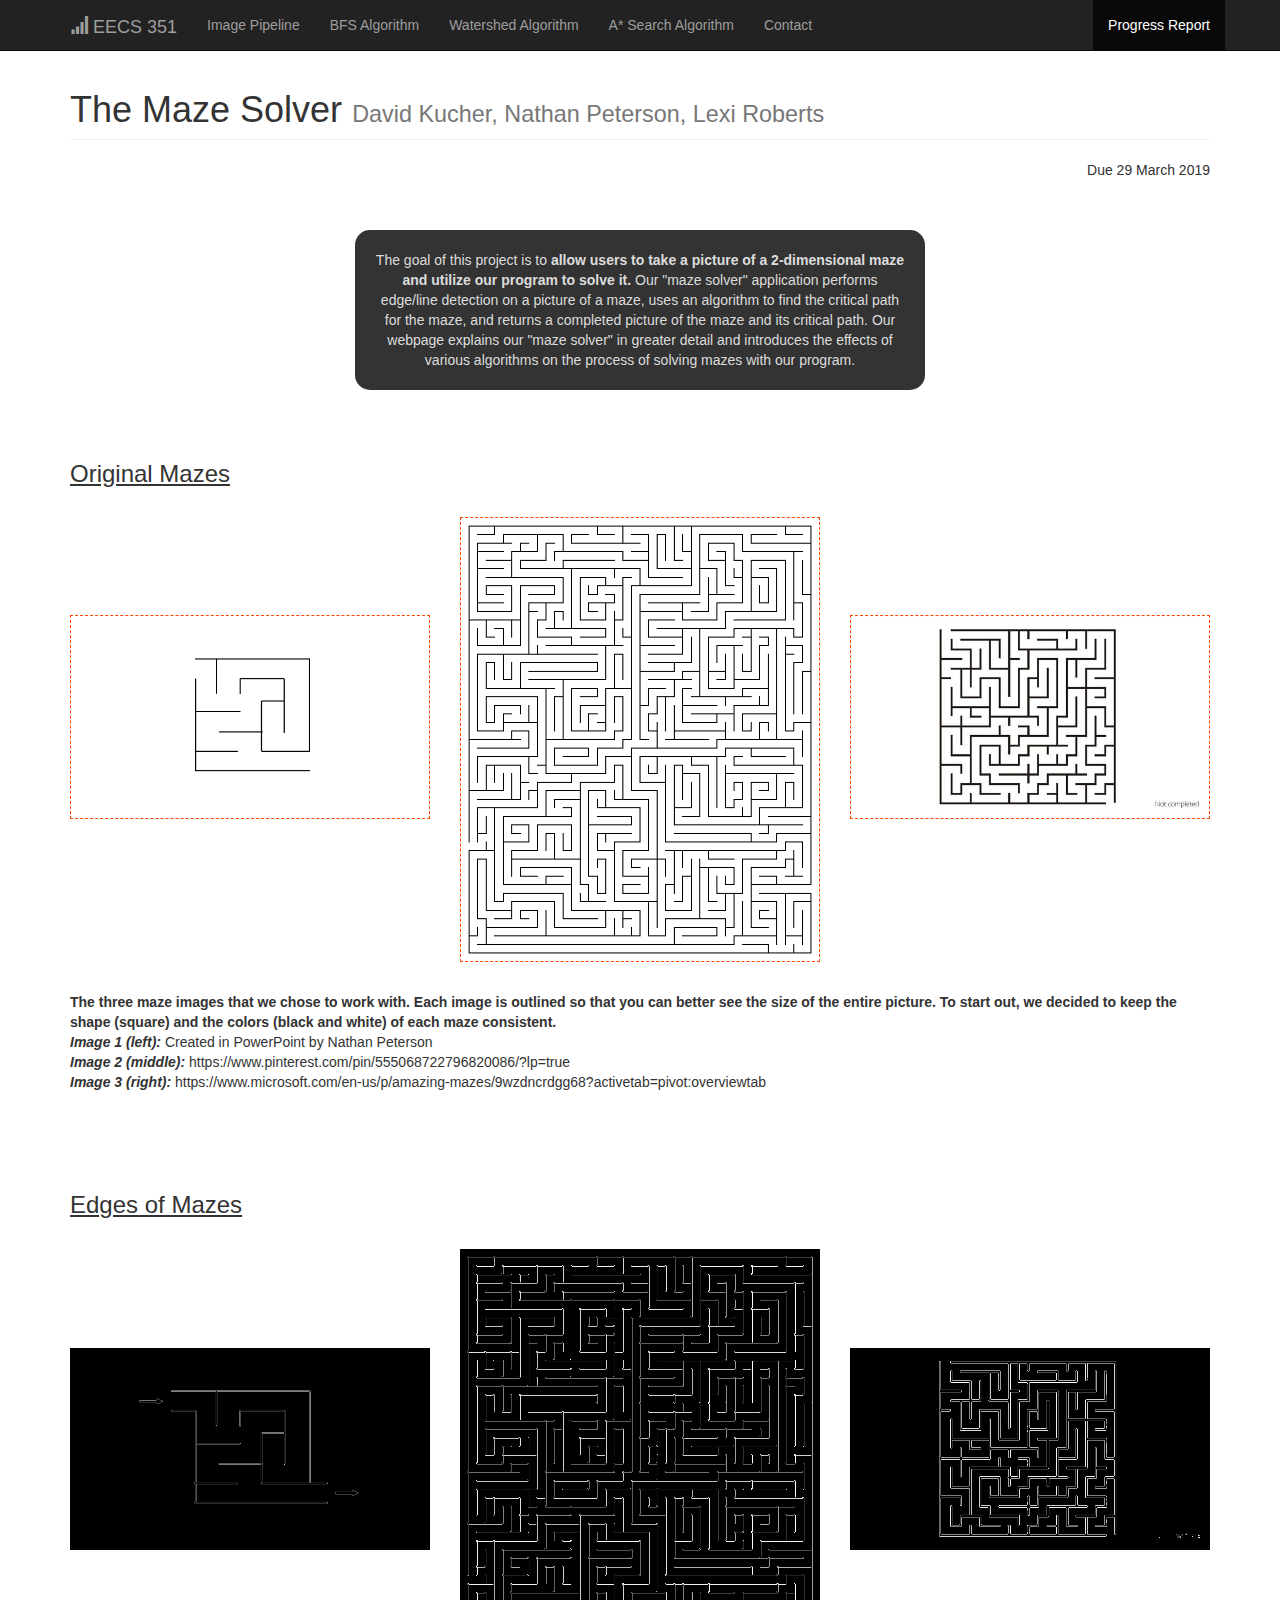
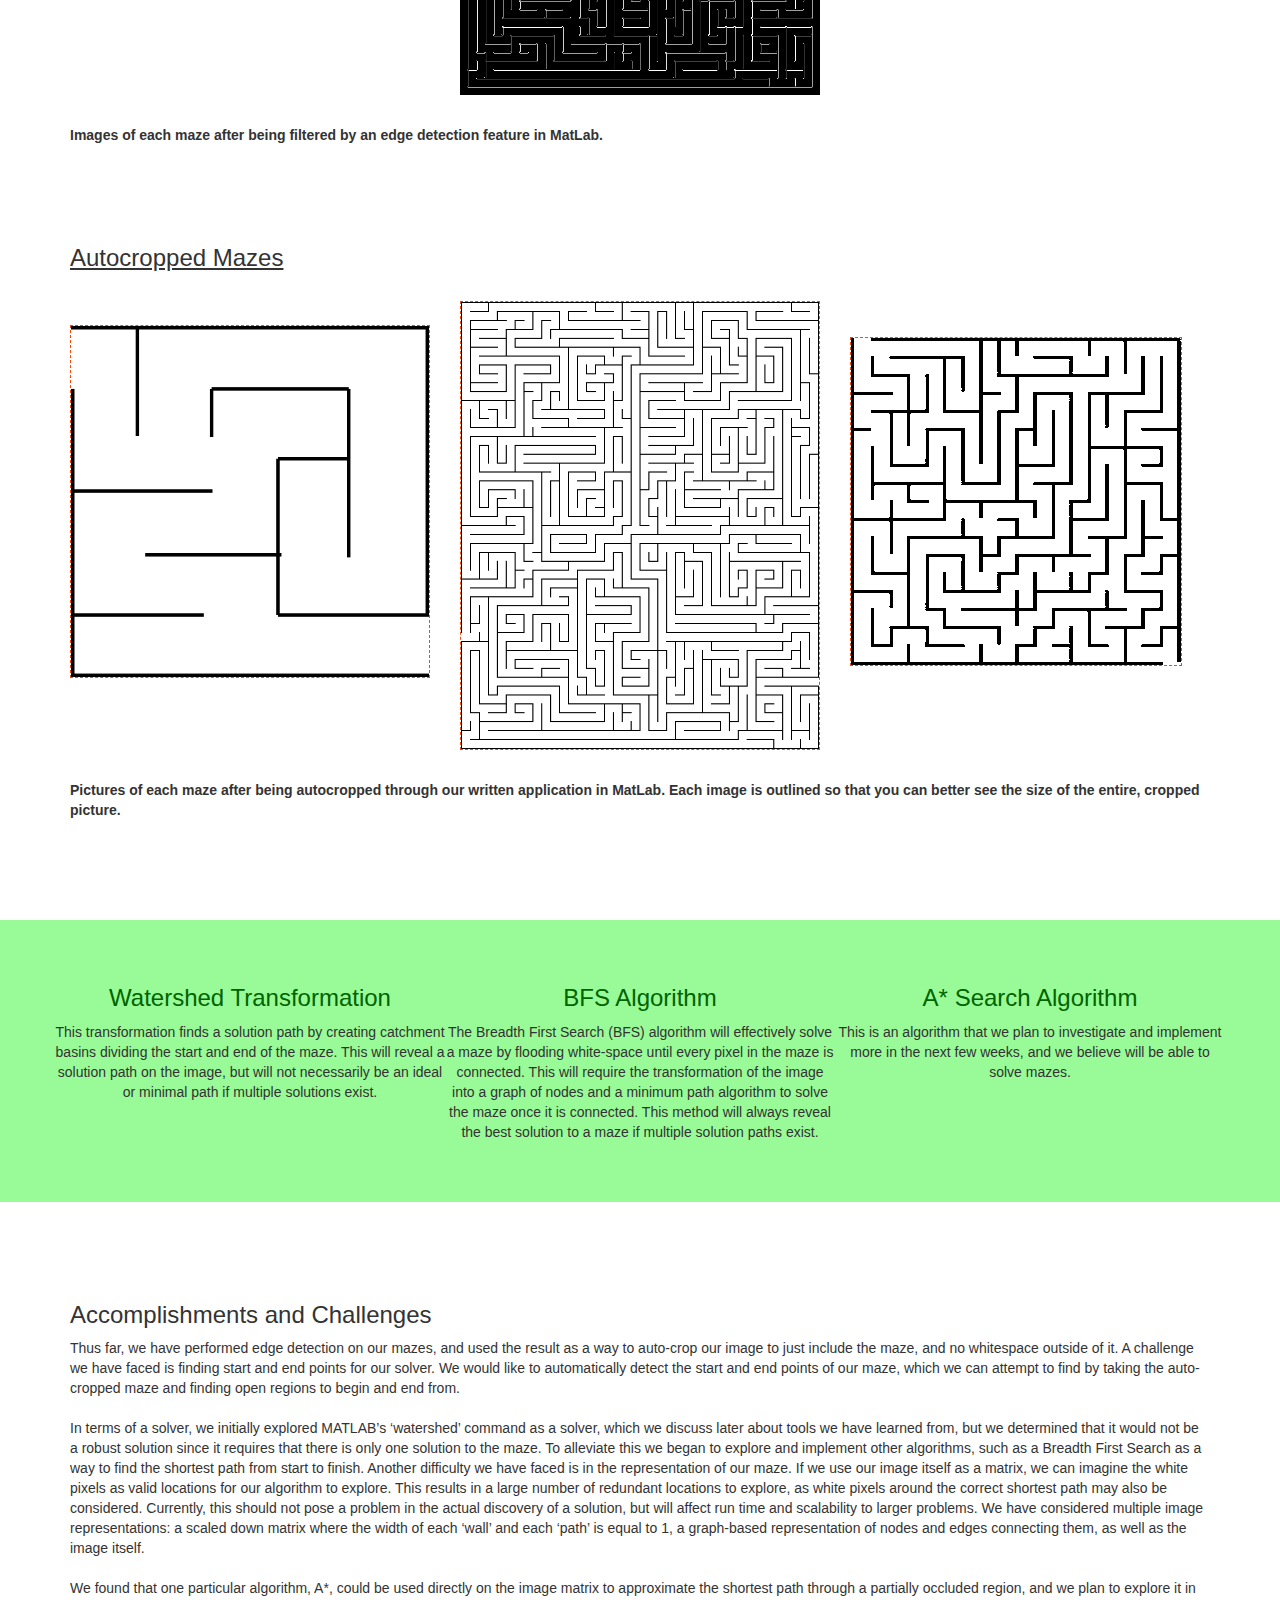
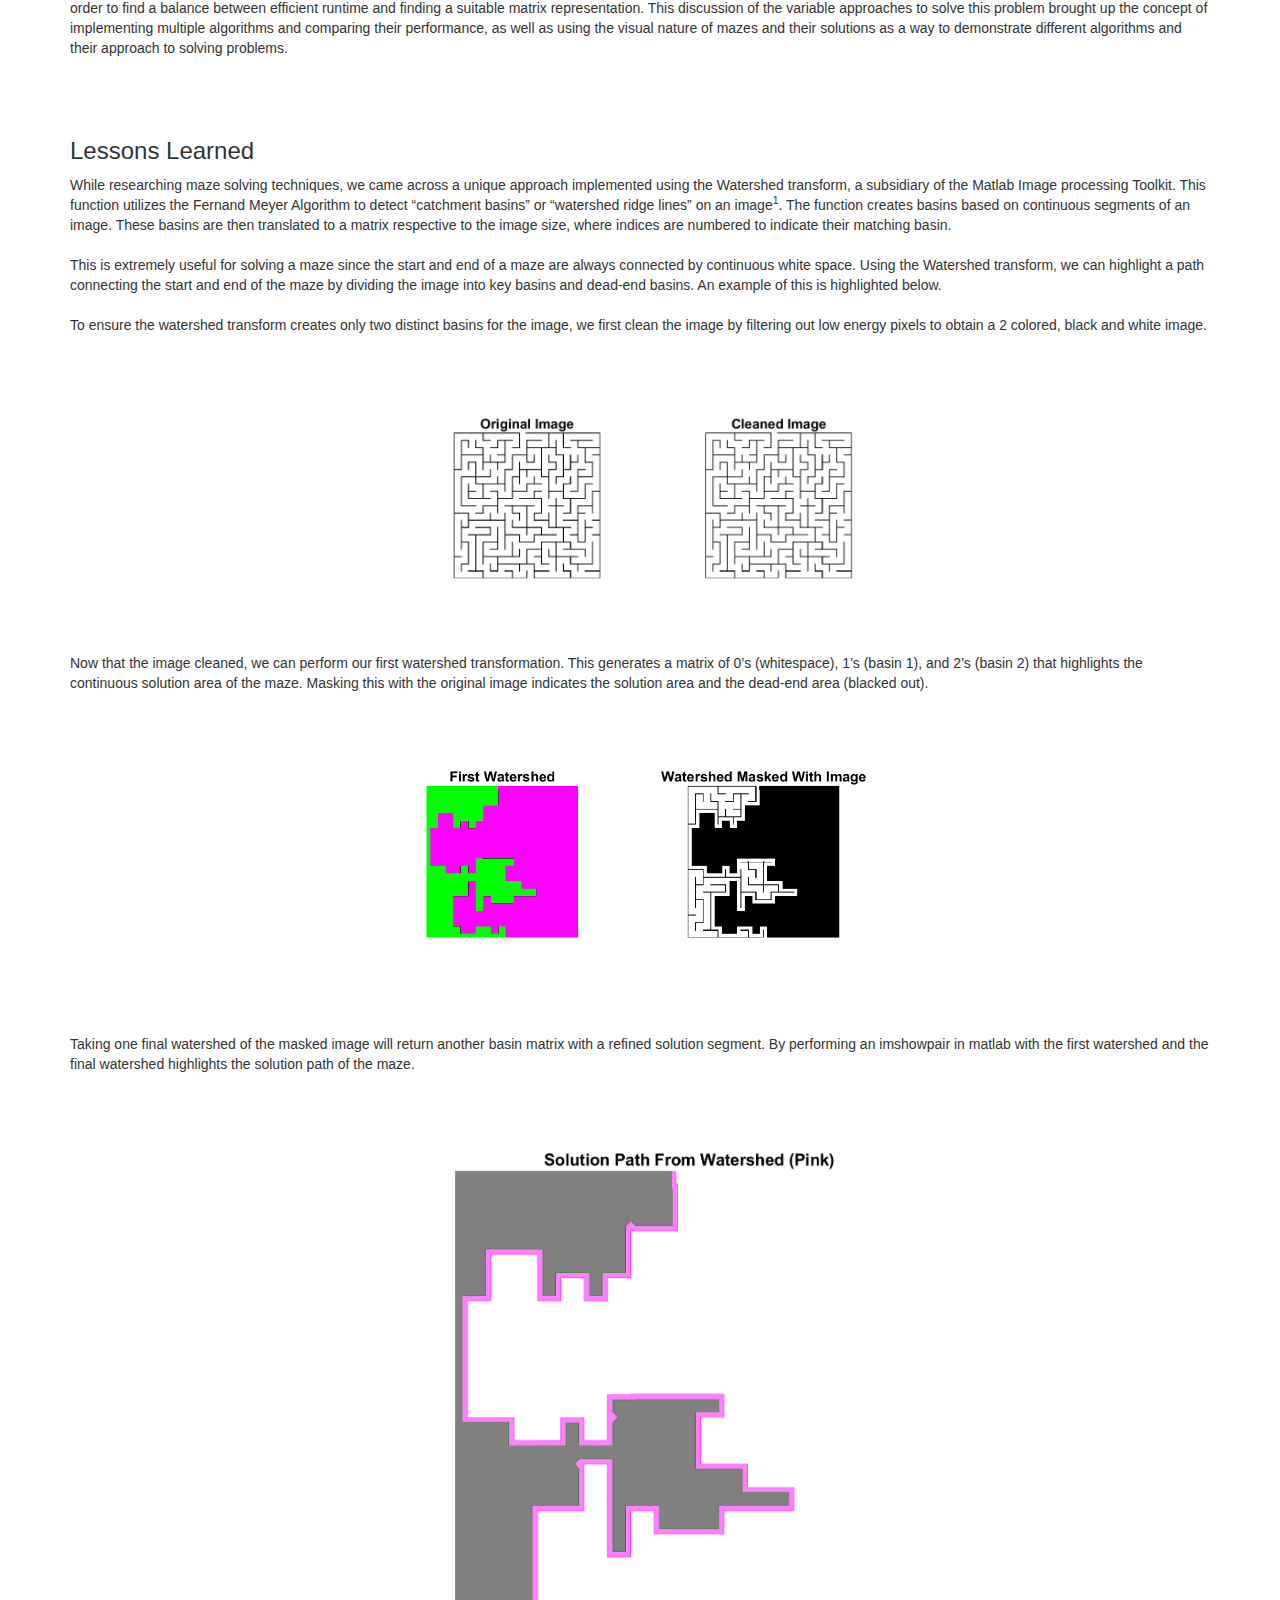
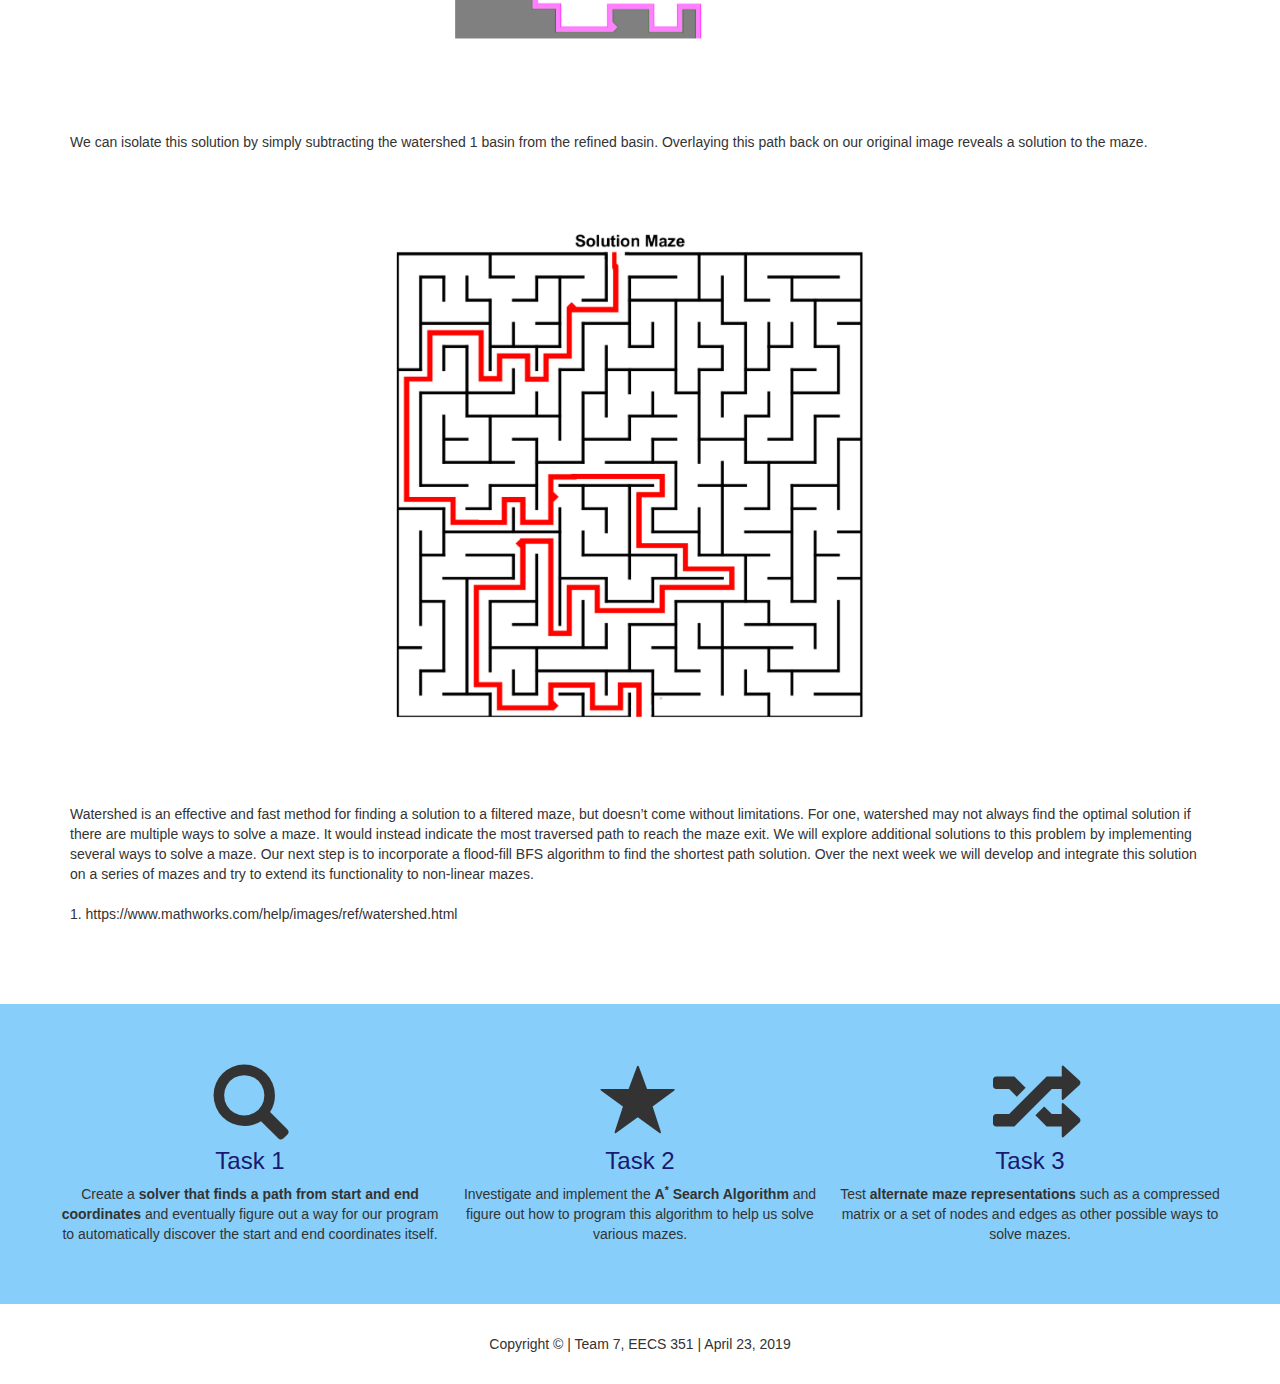
<file: progress_report.html>
<!DOCTYPE html>
<!-- Template by Quackit.com -->
<html lang="en">
<head>
    <meta charset="utf-8">
    <meta http-equiv="X-UA-Compatible" content="IE=edge">
    <meta name="viewport" content="width=device-width, initial-scale=1">
    <!-- The above 3 meta tags *must* come first in the head; any other head content must come *after* these tags -->

    <title>EECS 351 Project - Progress Report</title>

    <!-- Bootstrap Core CSS -->
    <link href="css/bootstrap.min.css" rel="stylesheet">

    <!-- Custom CSS: You can use this stylesheet to override any Bootstrap styles and/or apply your own styles -->
    <link href="css/custom.css" rel="stylesheet">

    <!-- HTML5 Shim and Respond.js IE8 support of HTML5 elements and media queries -->
    <!-- WARNING: Respond.js doesn't work if you view the page via file:// -->
    <!--[if lt IE 9]>
        <script src="https://oss.maxcdn.com/libs/html5shiv/3.7.0/html5shiv.js"></script>
        <script src="https://oss.maxcdn.com/libs/respond.js/1.4.2/respond.min.js"></script>
    <![endif]-->

</head>

<body>

    <!--------------------------------------------------------------- Navigation Bar ---------------------------------------------------------------->
    <nav class="navbar navbar-inverse navbar-fixed-top" role="navigation">
        <div class="container">
            <!-- Logo and responsive toggle -->
            <div class="navbar-header">
                <button type="button" class="navbar-toggle" data-toggle="collapse" data-target="#bs-example-navbar-collapse-1">
                    <span class="sr-only">Toggle navigation</span>
                    <span class="icon-bar"></span>
                    <span class="icon-bar"></span>
                    <span class="icon-bar"></span>
                </button>
            </div>
            <!-- Navbar links -->
            <div class="collapse navbar-collapse" id="bs-example-navbar-collapse-1">
                <ul class="nav navbar-nav">
                    <li class>
                        <a class="navbar-brand" href="index.html">
                            <span class="glyphicon glyphicon-signal"></span> 
                        EECS 351
                        </a>
                    </li>
                    <li class>
                        <a href="image_pipeline.html">Image Pipeline</a>
                    </li>
                    <li class>
                        <a href="bfs_algorithm.html">BFS Algorithm</a>
                    </li>
                    <li class>
                        <a href="watershed.html">Watershed Algorithm</a>
                    </li>
                    <li class>
                        <a href="a_star.html">A* Search Algorithm</a>
                    </li>
                    <li class>
                        <a href="contact.html">Contact</a>
                    </li>
                </ul>
                <ul class="nav navbar-nav navbar-right">
                    <li class="active">
                        <a href="progress_report.html">Progress Report</a>
                    </li>

                </ul>
            </div>
            <!-- /.navbar-collapse -->
        </div>
        <!-- /.container -->
    </nav>
    <!---------------------------------------------------------------------------------------------------------------------------------------------->



    
    
    <!--------------------------------------------------------------- Title Heading ---------------------------------------------------------------->
    <div class="container">
        <div class="row">
            <div class="col-lg-12">
                <h1 class="page-header">The Maze Solver
                    <small>David Kucher, Nathan Peterson, Lexi Roberts</small>
                </h1>
                <p align="right">Due 29 March 2019</p>
            </div>
        </div>
        <br>
    </div>
    <!---------------------------------------------------------------------------------------------------------------------------------------------->





    <!-------------------------------------------------------------- Intro Paragraph --------------------------------------------------------------->
    <div class="container">
        <div class="black-box">
                <p>The goal of this project is to <b>allow users to take a picture of a 2-dimensional maze and utilize our program to solve it.</b>  Our "maze solver" application performs edge/line detection on a picture of a maze, uses an algorithm to find the critical path for the maze, and returns a completed picture of the maze and its critical path.  Our webpage explains our "maze solver" in greater detail and introduces the effects of various algorithms on the process of solving mazes with our program.</p>
        </div>
        <div class="col-lg-12">
        </div>
    </div>
    <!---------------------------------------------------------------------------------------------------------------------------------------------->





    <!----------------------------------------------------------------- Pictures ------------------------------------------------------------------->
    <div class="container">
        <!-- Row 1 -->
        <div class="row">
            <div class ="col-md-4">
                <br>
                <h3><u>Original Mazes</u></h3>
                <br>
            </div>
        </div>
        <div class="row">
            <div class="col-md-4 portfolio-item">
                <a href="#">
                    <div class="vertical-align">
                        <img class="img-responsive" style="border:1px dashed orangered" src="pictures/maze2.png" alt="">
                    </div>
                </a>
            </div>
            <div class="col-md-4 portfolio-item">
                <a href="#">
                    <div class="vertical-align">
                        <img class="img-responsive" style="border:1px dashed orangered" src="pictures/maze5.gif" alt="">
                    </div>
                </a>
            </div>
            <div class="col-md-4 portfolio-item">
                <a href="#">
                    <div class="vertical-align">
                        <img class="img-responsive" style="border:1px dashed orangered" src="pictures/maze3.jpg" alt="">
                    </div>
                </a>
            </div>
            <div class ="col-lg-12">
                <p><b>The three maze images that we chose to work with. Each image is outlined so that you can better see the size of the entire picture. To start out, we decided to keep the shape (square) and the colors (black and white) of each maze consistent.</b>
                <br>
                <i><b>Image 1 (left):</i></b> Created in PowerPoint by Nathan Peterson
                <br>
                <i><b>Image 2 (middle):</i></b> https://www.pinterest.com/pin/555068722796820086/?lp=true
                <br>
                <i><b>Image 3 (right):</i></b> https://www.microsoft.com/en-us/p/amazing-mazes/9wzdncrdgg68?activetab=pivot:overviewtab
                </p>
                <br>
                <br>
                <br>
                <br>
            </div>
        </div>
        <!-- /Row 1 -->

        <!-- Row 2 -->
        <div class="row">
            <div class ="col-md-4">
                <h3><u>Edges of Mazes</u></h3>
                <br>
            </div>
        </div>
        <div class="row">
            <div class="col-md-4 portfolio-item">
                <a href="#">
                    <div class="vertical-align">
                        <img class="img-responsive" src="pictures/Edges2.png" alt="">
                    </div>
                </a>
            </div>
            <div class="col-md-4 portfolio-item">
                <a href="#">
                    <div class="vertical-align">
                        <img class="img-responsive" src="pictures/edges5.png" alt="">
                    </div>
                </a>
            </div>
            <div class="col-md-4 portfolio-item">
                <a href="#">
                    <div class="vertical-align">
                        <img class="img-responsive" src="pictures/Edges3.png" alt="">
                    </div>
                </a>
            </div>
            <div class ="col-lg-12">
                <p><b>Images of each maze after being filtered by an edge detection feature in MatLab.</b></p>
                <br>
                <br>
                <br>
                <br>
            </div>
        </div>
        <!-- /Row 2 -->

        <!-- Row 3 -->
        <div class="row">
            <div class ="col-md-4">
                <h3><u>Autocropped Mazes</u></h3>
                <br>
            </div>
        </div>
        <div class="row">
            <div class="col-md-4 portfolio-item">
                <a href="#">
                    <div class="vertical-align">
                        <img class="img-responsive" style="border:1px dashed orangered" src="pictures/autoCropped_maze2.png" alt="maze 1">
                    </div>
                </a>
            </div>
            <div class="col-md-4 portfolio-item">
                <a href="#">
                    <div class="vertical-align">
                        <img class="img-responsive" style="border:1px dashed orangered" src="pictures/autoCropped_maze5.png" alt="maze 3">
                    </div>
                </a>
            </div>
            <div class="col-md-4 portfolio-item">
                <a href="#">
                    <div class="vertical-align">
                        <img class="img-responsive" style="border:1px dashed orangered" src="pictures/autoCropped_maze3.png" alt="maze 3">
                    </div>
                </a>
            </div>
            <div class ="col-lg-12">
                <p><b>Pictures of each maze after being autocropped through our written application in MatLab. Each image is outlined so that you can better see the size of the entire, cropped picture.</p></b>
                <br>
                <br>
                <br>
                <br>
                <br>
            </div>
            <!-- /Row 3 -->
        </div>
    </div>
    <!---------------------------------------------------------------------------------------------------------------------------------------------->





    <!--------------------------------------------------------------- Middle Green Blurb ---------------------------------------------------------------->
    <footer>
        <div class="middle-blurb">
            <div class="container">
                <div class="row">
                    <div class="col-sm-4 middle-blurb-item">
                        <h3>Watershed Transformation</h3>
                        <p>This transformation finds a solution path by creating catchment basins dividing the start and end of the maze. This will reveal a solution path on the image, but will not necessarily be an ideal or minimal path if multiple solutions exist. </p>
                    </div>
                    <div class="col-sm-4 middle-blurb-item">
                        <h3>BFS Algorithm</h3>
                        <p>The Breadth First Search (BFS) algorithm will effectively solve a maze by flooding white-space until every pixel in the maze is connected. This will require the transformation of the image into a graph of nodes and a minimum path algorithm to solve the maze once it is connected. This method will always reveal the best solution to a maze if multiple solution paths exist.</p>
                    </div>
                    <div class="col-sm-4 middle-blurb-item">
                        <h3>A* Search Algorithm</h3>
                        <p>This is an algorithm that we plan to investigate and implement more in the next few weeks, and we believe will be able to solve mazes.</p>
                    </div>
                </div>
            </div>
        </div>
    </footer>
    <!-------------------------------------------------------------------------------------------------------------------------------------------------->





    <!------------------------------------------------------------------ Text Section ------------------------------------------------------------------->
    <div class="container">
        <div class="row">
            <div class ="col-md-6">
                <br>
                <br>
                <br>
                <br>
                <h3>Accomplishments and Challenges</h3>
            </div>
            <div class="col-lg-12">
                <p>Thus far, we have performed edge detection on our mazes, and used the result as a way to auto-crop our image to just include the maze, and no whitespace outside of it. A challenge we have faced is finding start and end points for our solver. We would like to automatically detect the start and end points of our maze, which we can attempt to find by taking the auto-cropped maze and finding open regions to begin and end from. 
                <br>
                <br> 
                In terms of a solver, we initially explored MATLAB’s ‘watershed’ command as a solver, which we discuss later about tools we have learned from, but we determined that it would not be a robust solution since it requires that there is only one solution to the maze. To alleviate this we began to explore and implement other algorithms, such as a Breadth First Search as a way to find the shortest path from start to finish. Another difficulty we have faced is in the representation of our maze. If we use our image itself as a matrix, we can imagine the white pixels as valid locations for our algorithm to explore. This results in a large number of redundant locations to explore, as white pixels around the correct shortest path may also be considered. Currently, this should not pose a problem in the actual discovery of a solution, but will affect run time and scalability to larger problems. We have considered multiple image representations: a scaled down matrix where the width of each ‘wall’ and each ‘path’ is equal to 1, a graph-based representation of nodes and edges connecting them, as well as the image itself. 
                <br>
                <br> 
                We found that one particular algorithm, A*, could be used directly on the image matrix to approximate the shortest path through a partially occluded region, and we plan to explore it in order to find a balance between efficient runtime and finding a suitable matrix representation. This discussion of the variable approaches to solve this problem brought up the concept of implementing multiple algorithms and comparing their performance, as well as using the visual nature of mazes and their solutions as a way to demonstrate different algorithms and their approach to solving problems.
                <br>
                <br>
            </div>
            <div class ="col-md-6">
                <br>
                <br>
                <h3>Lessons Learned</h3>
            </div>
            <div class="col-lg-12">
                <p> While researching maze solving techniques, we came across a unique approach implemented using the Watershed transform, a subsidiary of the Matlab Image processing Toolkit. This function utilizes the Fernand Meyer Algorithm to detect “catchment basins” or “watershed ridge lines” on an image<sup>1</sup>. The function creates basins based on continuous segments of an image. These basins are then translated to a matrix respective to the image size, where indices are numbered to indicate their matching basin.
                <br>
                <br>
                This is extremely useful for solving a maze since the start and end of a maze are always connected by continuous white space. Using the Watershed transform, we can highlight a path connecting the start and end of the maze by dividing the image into key basins and dead-end basins. An example of this is highlighted below.
                <br>
                <br>
                To ensure the watershed transform creates only two distinct basins for the image, we first clean the image by filtering out low energy pixels to obtain a 2 colored, black and white image.
                </p>
                <br>
                <br>
                <div class="portfolio-item">
                    <a href="#">
                        <div class="lessons-learned">
                            <img class="img-responsive" src="pictures/original_cleaned_image.png" alt="" height="700" width="700">
                        </div>
                    </a>
                </div>
                <br>
                <p>Now that the image cleaned, we can perform our first watershed transformation. This generates a matrix of 0’s (whitespace), 1’s (basin 1), and 2’s (basin 2) that highlights the continuous solution area of the maze. Masking this with the original image indicates the solution area and the dead-end area (blacked out). 
                <br>
                <br>
                <div class="portfolio-item">
                    <a href="#">
                        <div class="lessons-learned">
                            <img class="img-responsive" src="pictures/watershed1.png" alt="" height="700" width="700">
                        </div>
                    </a>
                </div>
                <br>
                <p>Taking one final watershed of the masked image will return another basin matrix with a refined solution segment. By performing an imshowpair in matlab with the first watershed and the final watershed highlights the solution path of the maze.
                <br>
                <br>
                <div class="col-lg-12 portfolio-item">
                    <a href="#">
                        <div class="lessons-learned">
                            <img class="img-responsive" src="pictures/watershed2.png" alt="">
                        </div>
                    </a>
                </div>
                <br>
                <p>We can isolate this solution by simply subtracting the watershed 1 basin from the refined basin. Overlaying this path back on our original image reveals a solution to the maze.
                <br>
                <br>
                <div class="portfolio-item">
                    <a href="#">
                        <div class="lessons-learned">
                            <img class="img-responsive" src="pictures/watershed3.png" alt="">
                        </div>
                    </a>
                </div>
                <br>
                <p>Watershed is an effective and fast method for finding a solution to a filtered maze, but doesn’t come without limitations. For one, watershed may not always find the optimal solution if there are multiple ways to solve a maze. It would instead indicate the most traversed path to reach the maze exit. We will explore additional solutions to this problem by implementing several ways to solve a maze. Our next step is to incorporate a flood-fill BFS algorithm to find the shortest path solution. Over the next week we will develop and integrate this solution on a series of mazes and try to extend its functionality to non-linear mazes.
                <br>
                <br>
                <p>1. https://www.mathworks.com/help/images/ref/watershed.html</p>
                <br>
                <br>
                <br>
                <br>
            </div>
        </div>
    </div>
    <!-------------------------------------------------------------------------------------------------------------------------------------------------->





    <!------------------------------------------------------------------ Page Footer ------------------------------------------------------------------->
    <footer>
        <div class="footer-blurb">
            <div class="container">
                <div class="row">
                    <div class="col-sm-4 footer-blurb-item">
                        <span class="glyphicon glyphicon-search"></span> 
                        <h3>Task 1</h3>
                        <p>Create a <b>solver that finds a path from start and end coordinates</b> and eventually figure out a way for our program to automatically discover the start and end coordinates itself.</p>
                    </div>
                    <div class="col-sm-4 footer-blurb-item">
                        <span class="glyphicon glyphicon-star"></span> 
                        <h3>Task 2</h3>
                        <p>Investigate and implement the <b>A<sup>*</sup> Search Algorithm</b> and figure out how to program this algorithm to help us solve various mazes.</p>
                    </div>
                    <div class="col-sm-4 footer-blurb-item">
                        <span class="glyphicon glyphicon-random"></span> 
                        <h3>Task 3</h3>
                        <p>Test <b>alternate maze representations</b> such as a compressed matrix or a set of nodes and edges as other possible ways to solve mazes.</p>
                    </div>

                </div>
                <!-- /.row -->  
            </div>
        </div>
        
        <div class="copyright">
            <div class="container">
                <p>Copyright &copy;  |  Team 7, EECS 351  |  April 23, 2019</p>
            </div>
        </div>
    </footer>
    <!-------------------------------------------------------------------------------------------------------------------------------------------------->

    
    <!-- jQuery -->
    <script src="js/jquery-1.11.3.min.js"></script>

    <!-- Bootstrap Core JavaScript -->
    <script src="js/bootstrap.min.js"></script>

</body>

</html>





<!-- Pagination -->
        <!--<div class="row text-center">
            <div class="col-lg-12">
                <ul class="pagination">
                    <li>
                        <a href="#">&laquo;</a>
                    </li>
                    <li class="active">
                        <a href="#">1</a>
                    </li>
                    <li>
                        <a href="#">2</a>
                    </li>
                    <li>
                        <a href="#">3</a>
                    </li>
                    <li>
                        <a href="#">4</a>
                    </li>
                    <li>
                        <a href="#">5</a>
                    </li>
                    <li>
                        <a href="#">&raquo;</a>
                    </li>
                </ul>
            </div>
        </div>-->
        <!-- /.row -->
    <!-- /.container -->


    <!--<p><a class="btn btn-primary" href="#">More Stuff</a></p>-->

    <!--<img class="img-circle" src="http://lorempixel.com/100/100/people/2" alt="" width="100" height="100">-->

    <!--<p>So far, we have successfully been able to autocrop mazes via edge detection, investigated and started to implement the Breadth First Search (BFS) solving algorithm, and have also investigated and started to implement the Watershed solving algorithm.  Throughout this process so far, we have run into a couple of challenges.  The first challenge is figuring out how to tailor our implementation to work with irregular mazes, such as circular mazes or hand-drawn mazes.  Another challenge is figuring out how to represent mazes in matrix form.  Within the next few weeks, we plan on continuing our research and strengthening our algorithms in order to overcome these hurdles. </p>-->


    <!-- Pictures
        <img class="img-responsive" src="http://lorempixel.com/700/400/nature/2" alt="">
        <img class="img-responsive" src="http://lorempixel.com/700/400/nature/1" alt="">
        <img class="img-responsive" src="http://lorempixel.com/700/400/nature/3" alt="">
        <img class="img-responsive" src="http://lorempixel.com/700/400/nature/4" alt="">
        <img class="img-responsive" src="http://lorempixel.com/700/400/nature/5" alt="">
        <img class="img-responsive" src="http://lorempixel.com/700/400/nature/6" alt="">
    -->
</file>
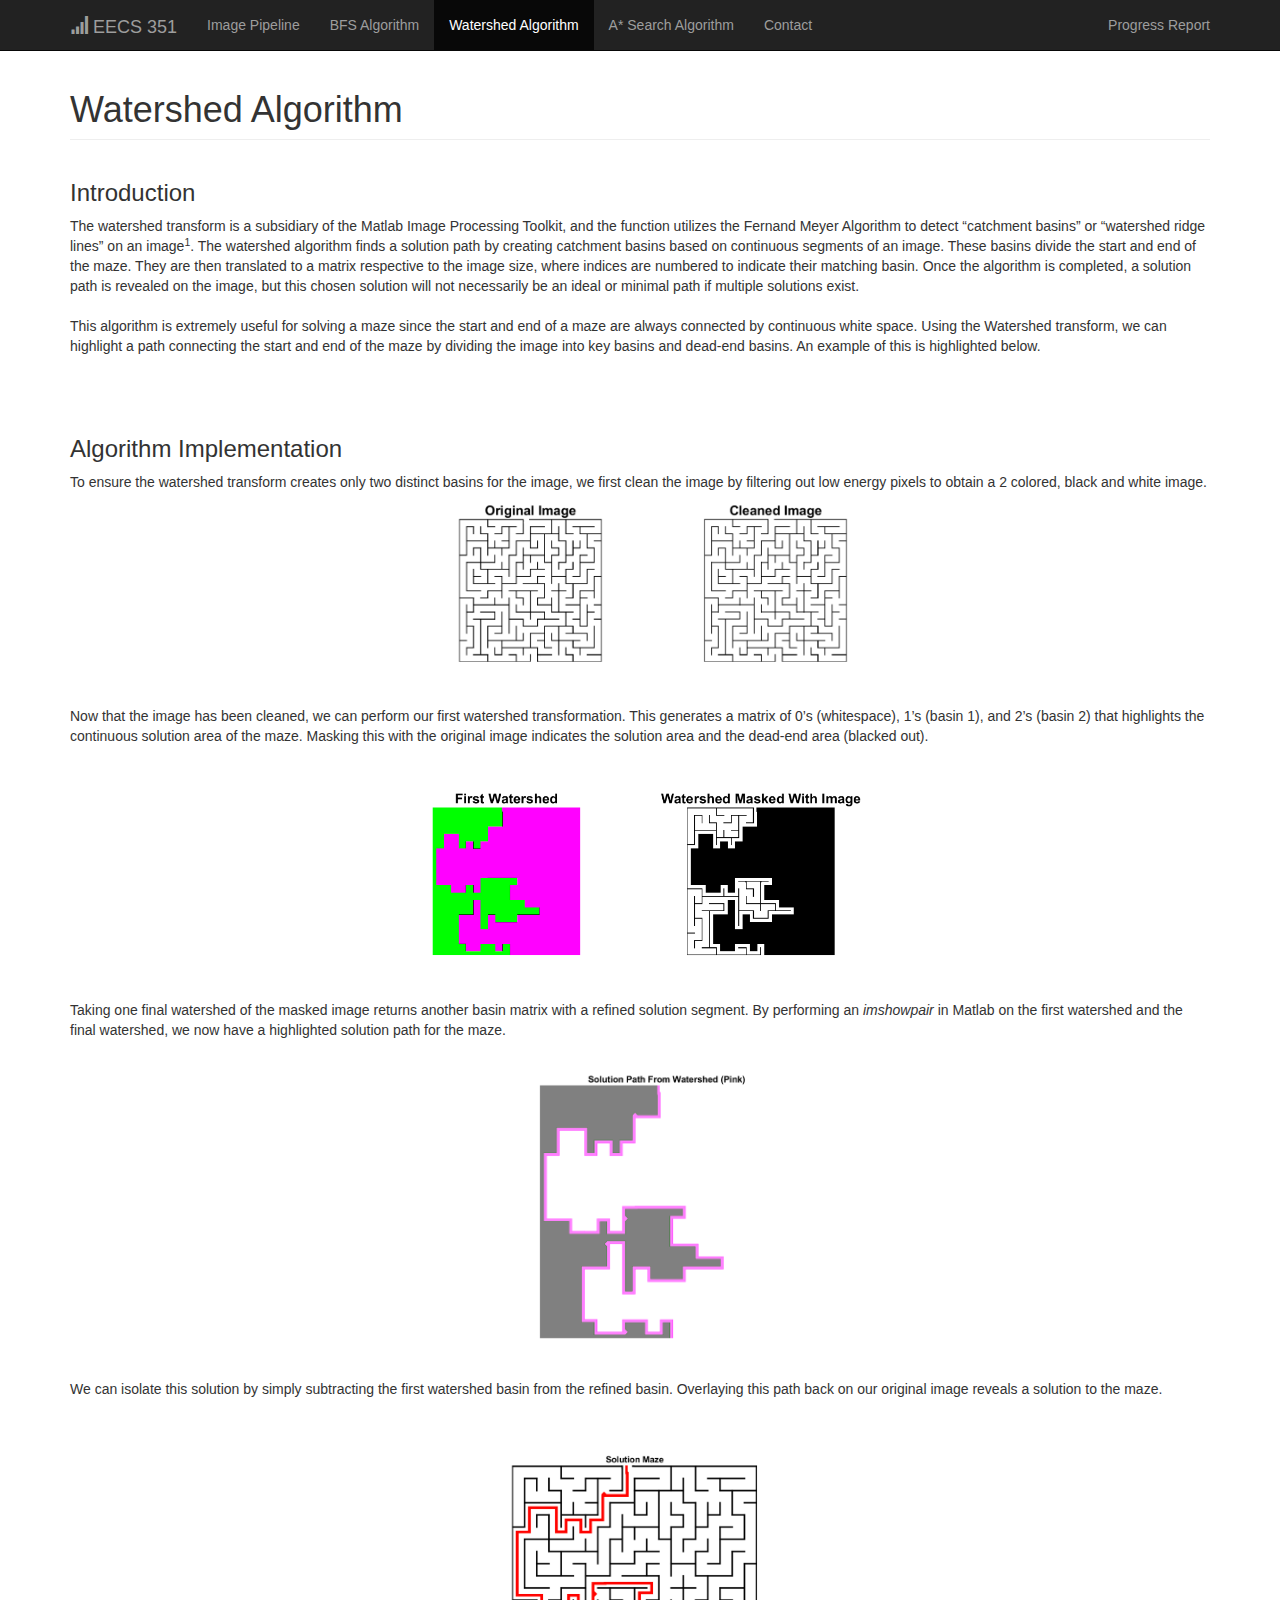
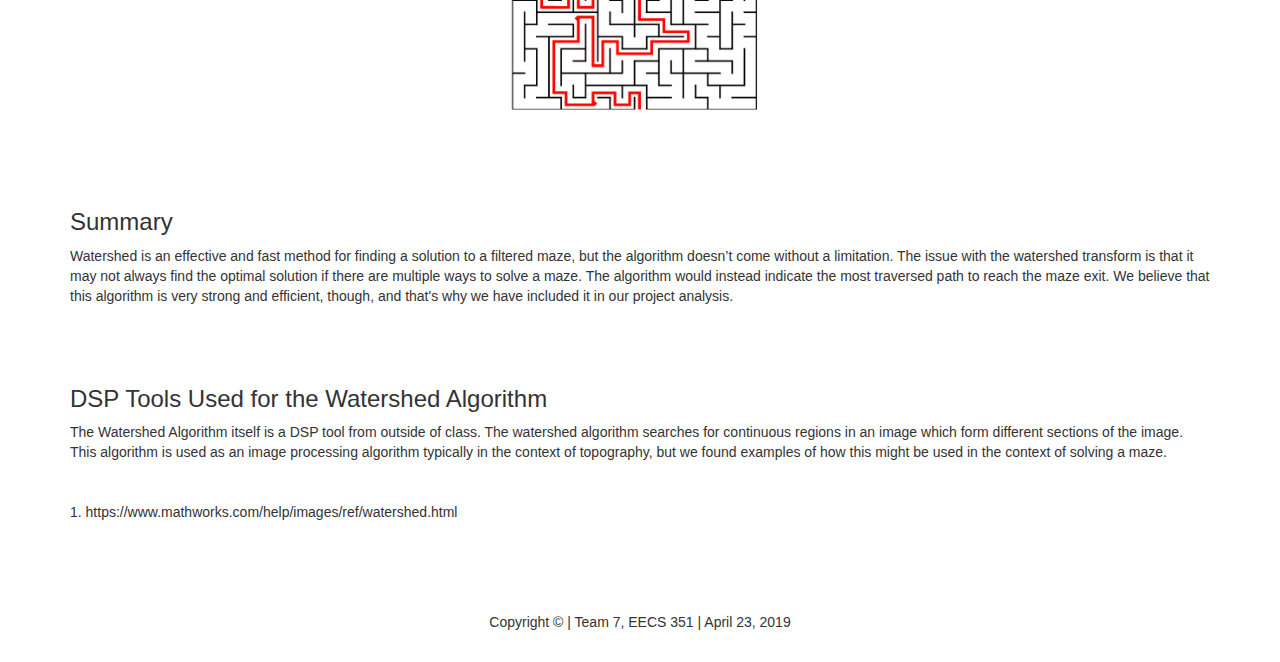
<file: watershed.html>
<!DOCTYPE html>
<!-- Template by Quackit.com -->
<html lang="en">
<head>
    <meta charset="utf-8">
    <meta http-equiv="X-UA-Compatible" content="IE=edge">
    <meta name="viewport" content="width=device-width, initial-scale=1">
    <!-- The above 3 meta tags *must* come first in the head; any other head content must come *after* these tags -->

    <title>EECS 351 Project - Watershed</title>

    <!-- Bootstrap Core CSS -->
    <link href="css/bootstrap.min.css" rel="stylesheet">

    <!-- Custom CSS: You can use this stylesheet to override any Bootstrap styles and/or apply your own styles -->
    <link href="css/custom.css" rel="stylesheet">

    <!-- HTML5 Shim and Respond.js IE8 support of HTML5 elements and media queries -->
    <!-- WARNING: Respond.js doesn't work if you view the page via file:// -->
    <!--[if lt IE 9]>
        <script src="https://oss.maxcdn.com/libs/html5shiv/3.7.0/html5shiv.js"></script>
        <script src="https://oss.maxcdn.com/libs/respond.js/1.4.2/respond.min.js"></script>
    <![endif]-->

</head>

<body>

    <!--------------------------------------------------------------- Navigation Bar ---------------------------------------------------------------->
    <nav class="navbar navbar-inverse navbar-fixed-top" role="navigation">
        <div class="container">
            <!-- Logo and responsive toggle -->
            <div class="navbar-header">
                <button type="button" class="navbar-toggle" data-toggle="collapse" data-target="#bs-example-navbar-collapse-1">
                    <span class="sr-only">Toggle navigation</span>
                    <span class="icon-bar"></span>
                    <span class="icon-bar"></span>
                    <span class="icon-bar"></span>
                </button>
            </div>
            <!-- Navbar links -->
            <div class="collapse navbar-collapse" id="bs-example-navbar-collapse-1">
                <ul class="nav navbar-nav">
                    <li class>
                        <a class="navbar-brand" href="index.html">
                            <span class="glyphicon glyphicon-signal"></span> 
                        EECS 351
                        </a>
                    </li>
                    <li class>
                        <a href="image_pipeline.html">Image Pipeline</a>
                    </li>
                    <li class>
                        <a href="bfs_algorithm.html">BFS Algorithm</a>
                    </li>
                    <li class="active">
                        <a href="watershed.html">Watershed Algorithm</a>
                    </li>
                    <li class>
                        <a href="a_star.html">A* Search Algorithm</a>
                    </li>
                    <li class>
                        <a href="contact.html">Contact</a>
                    </li>
                </ul>
                <ul class="nav navbar-nav navbar-right">
                    <li class>
                        <a href="progress_report.html">Progress Report</a>
                    </li>

                </ul>
            </div>
            <!-- /.navbar-collapse -->
        </div>
        <!-- /.container -->
    </nav>
    <!---------------------------------------------------------------------------------------------------------------------------------------------->


    <!--------------------------------------------------------------- Title Heading ---------------------------------------------------------------->
    <div class="container">
        <div class="row">
            <div class="col-lg-12">
                <h1 class="page-header">Watershed Algorithm</h1>
            </div>
        </div>
    </div>
    <!---------------------------------------------------------------------------------------------------------------------------------------------->


    <!------------------------------------------------------------------ Text Section ------------------------------------------------------------------->
    <div class="container">
        <div class="row">

            <div class ="col-md-6">
                <h3>Introduction</h3>
            </div>
            <div class="col-lg-12">
                <p> The watershed transform is a subsidiary of the Matlab Image Processing Toolkit, and the function utilizes the Fernand Meyer Algorithm to detect “catchment basins” or “watershed ridge lines” on an image<sup>1</sup>. The watershed algorithm finds a solution path by creating catchment basins based on continuous segments of an image. These basins divide the start and end of the maze. They are then translated to a matrix respective to the image size, where indices are numbered to indicate their matching basin. Once the algorithm is completed, a solution path is revealed on the image, but this chosen solution will not necessarily be an ideal or minimal path if multiple solutions exist.
                <br>
                <br>
                This algorithm is extremely useful for solving a maze since the start and end of a maze are always connected by continuous white space. Using the Watershed transform, we can highlight a path connecting the start and end of the maze by dividing the image into key basins and dead-end basins. An example of this is highlighted below.
                </p>
            </div>

            <div class ="col-md-6">
                <br>
                <br>
                <br>
                <h3>Algorithm Implementation</h3>
            </div>
            <div class="col-lg-12">
                <p>To ensure the watershed transform creates only two distinct basins for the image, we first clean the image by filtering out low energy pixels to obtain a 2 colored, black and white image.
                </p>
                <div class="row centered">
                    <div class="col-md-3">
                    </div>
                    <div class="col-md-6">
                        <img class="img-responsive center-block" src="pictures/original_cleaned_image.png" alt="" height="700" width="700">
                            </div>
                    <div class="col-md-3">
                    </div>
                </div>
                <br>
                <p>Now that the image has been cleaned, we can perform our first watershed transformation. This generates a matrix of 0’s (whitespace), 1’s (basin 1), and 2’s (basin 2) that highlights the continuous solution area of the maze. Masking this with the original image indicates the solution area and the dead-end area (blacked out).</p>
                <br>
                <div class="row centered">
                    <div class="col-md-3">
                    </div>
                    <div class="col-md-6">
                        <img class="img-responsive center-block" src="pictures/watershed1.png" alt="" height="700" width="700">
                            </div>
                    <div class="col-md-3">
                    </div>
                </div>
                <p>Taking one final watershed of the masked image returns another basin matrix with a refined solution segment. By performing an <i>imshowpair</i> in Matlab on the first watershed and the final watershed, we now have a highlighted solution path for the maze.</p>
                <br>
                <div class="row centered">
                    <div class="col-md-3">
                    </div>
                    <div class="col-md-6">
                        <img class="img-responsive center-block" src="pictures/watershed2.png" alt="" height="300" width="300">
                            </div>
                    <div class="col-md-3">
                    </div>
                </div>
                <br>
                <p>We can isolate this solution by simply subtracting the first watershed basin from the refined basin. Overlaying this path back on our original image reveals a solution to the maze.</p>
                <br>
                <br>
                <div class="row centered">
                    <div class="col-md-3">
                    </div>
                    <div class="col-md-6">
                        <img class="img-responsive center-block" src="pictures/watershed3.png" alt="" height="300" width="300">
                            </div>
                    <div class="col-md-3">
                    </div>
                </div>
            </div>

            <div class ="col-md-6">
                <br>
                <br>
                <br>
                <h3>Summary</h3>
            </div>
            <div class ="col-lg-12">
                <p>Watershed is an effective and fast method for finding a solution to a filtered maze, but the algorithm doesn’t come without a limitation. The issue with the watershed transform is that it may not always find the optimal solution if there are multiple ways to solve a maze. The algorithm would instead indicate the most traversed path to reach the maze exit. We believe that this algorithm is very strong and efficient, though, and that's why we have included it in our project analysis.</p>
            </div>
            <div class ="col-md-6">
                <br>
                <br>
                <br>
                <h3>DSP Tools Used for the Watershed Algorithm</h3>
            </div>
            
            <div class="col-lg-12">
                <p>
                The Watershed Algorithm itself is a DSP tool from outside of class. The watershed algorithm searches for continuous regions in an image which form different sections of the image. This algorithm is used as an image processing algorithm typically in the context of topography, but we found examples of how this might be used in the context of solving a maze.
                </p>
                <br>
                <br>
                <p>1. https://www.mathworks.com/help/images/ref/watershed.html</p>
            </div>
        </div>
    </div>
    <!-------------------------------------------------------------------------------------------------------------------------------------------------->
    
    
    
    <!------------------------------------------------------------------ Page Footer ------------------------------------------------------------------->
    <footer>
        <div class="copyright">
            <div class="container">
                <br>
                <br>
                <br>
                <p>Copyright &copy;  |  Team 7, EECS 351  |  April 23, 2019</p>
            </div>
        </div>
    </footer>
    <!-------------------------------------------------------------------------------------------------------------------------------------------------->

    
    <!-- jQuery -->
    <script src="js/jquery-1.11.3.min.js"></script>

    <!-- Bootstrap Core JavaScript -->
    <script src="js/bootstrap.min.js"></script>

</body>

</html>
</file>
<file: css/custom.css>
body {
    padding-top: 50px; /* Padding for .navbar-fixed-top. Change value if navbar height changes. Remove if using .navbar-static-top. */
}

p {
    margin-bottom: 0px;
}

.title-image {
  height: 500px;
  width: 100%;
  color: white;
}

.title-text {
  text-align: center;
  top: 50%;
  left: 50%;
  position: absolute;
  transform: translate(-50%, -50%);
  color: black;
  font-size: 100px;
}

.glyphicon.glyphicon-search {
    font-size: 75px;
}

.glyphicon.glyphicon-star {
    font-size: 75px;
}

.glyphicon.glyphicon-random {
    font-size: 75px;
}

.portfolio-item {
    margin-bottom: 25px;
}

.vertical-align {
    display: table-cell;
    width: 400px;
    text-align: center;
    height: 400px;
    vertical-align: middle;
    margin-bottom: 25px;
}

.lessons-learned {
    width: 300px;
    border: 25px;
    margin: 25px;
    margin: auto;
    width: 50%; 
    text-align: center;
    margin-top: 30px;
    margin-bottom: 30px;
    border-radius: 15px;
}

.black-box {
    width: 300px;
    background-color: #333333;
    border: 25px;
    padding: 20px;
    margin: 25px;
    margin: auto;
    width: 50%; 
    text-align: center;
    color: gainsboro;
    margin-top: 30px;
    margin-bottom: 30px;
    border-radius: 15px;
}

.middle-blurb {
    padding: 30px 0;
    text-align: center;
    background-color: palegreen;
}

.middle-blurb h3 {
    color: darkgreen;
    margin-top: 5px;
}
    
.middle-blurb-item {
    padding: 30px 0;
}

.footer-blurb {
    padding: 30px 0;
	text-align: center;
    background-color: lightskyblue;
}

.footer-blurb h3 {
    color: midnightblue;
    margin-top: 5px;
    }
    
.footer-blurb-item {
    padding: 30px 0;
    }
 
.copyright {
	background-color: #fff;
	text-align: center;
	padding: 30px 0;
}

.row.centered {
    display: flex;
    align-items: center;
    justify-content: center;
}
</file>
